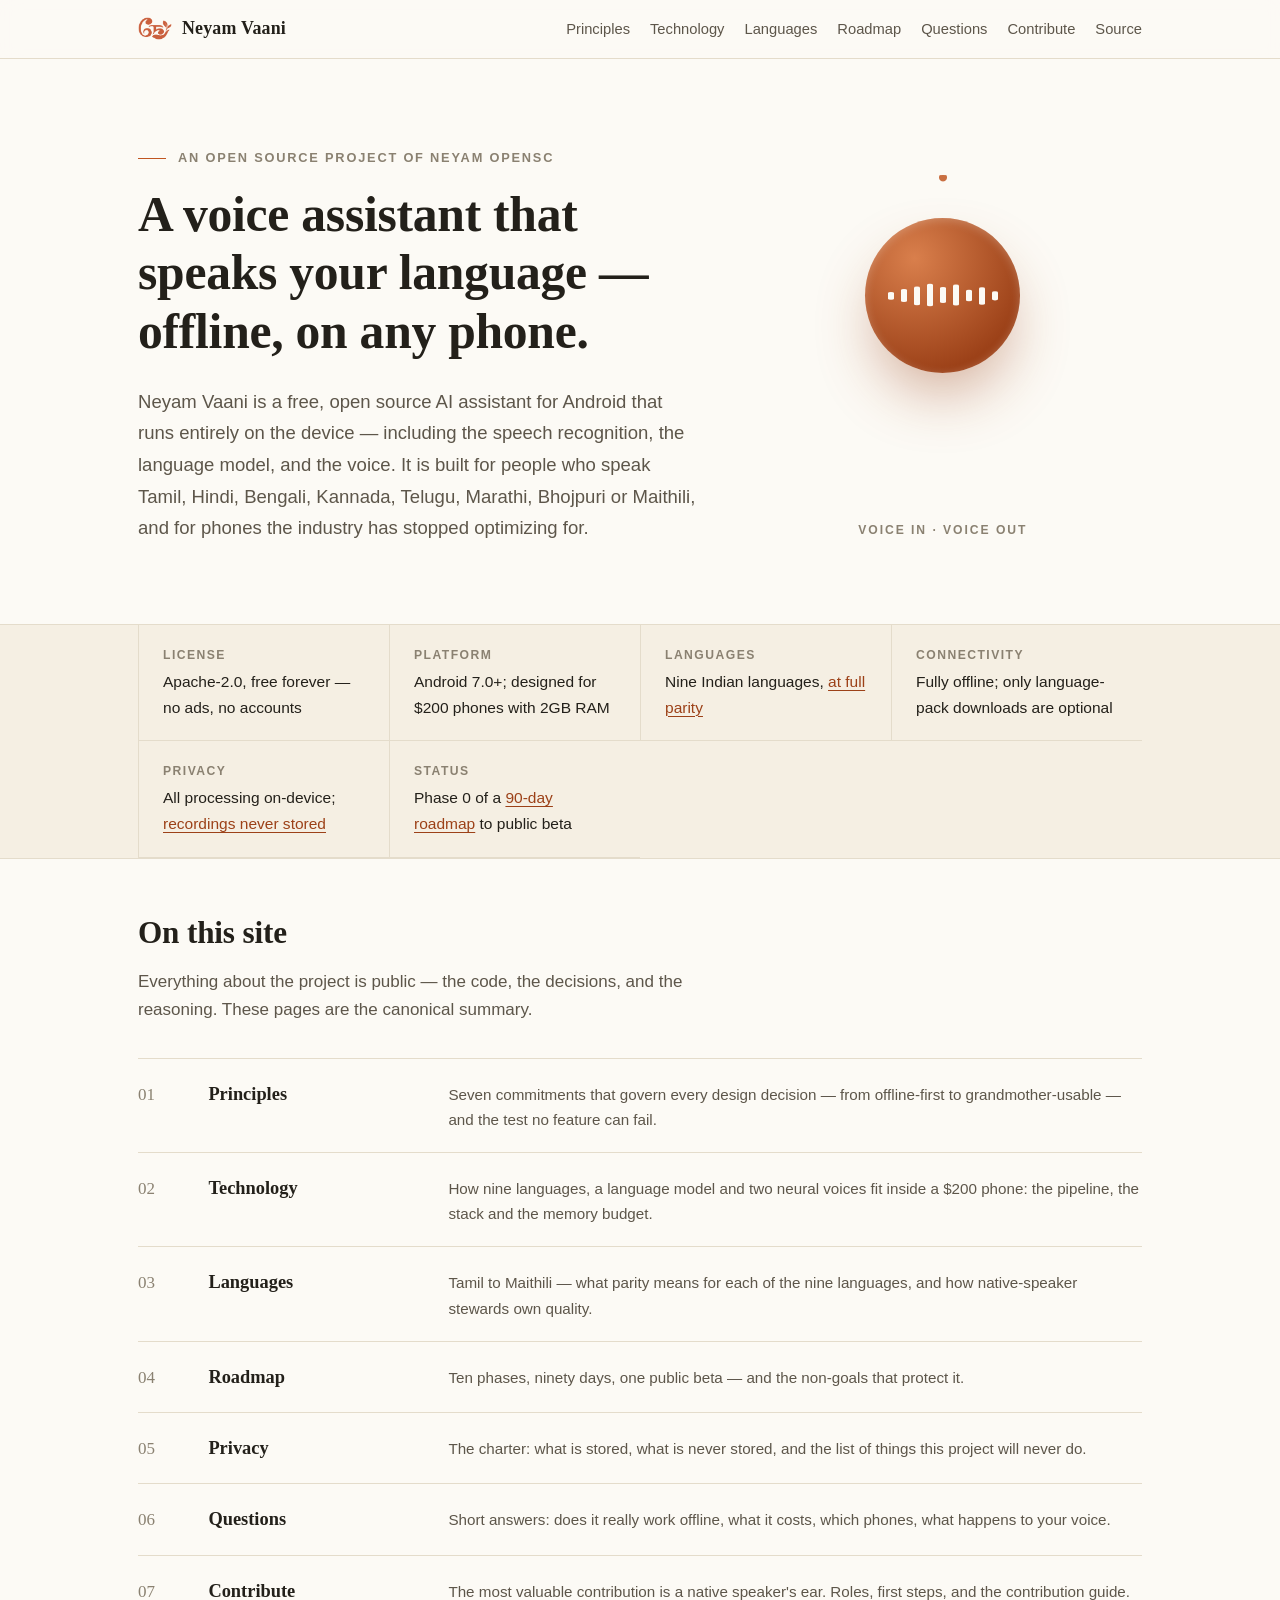
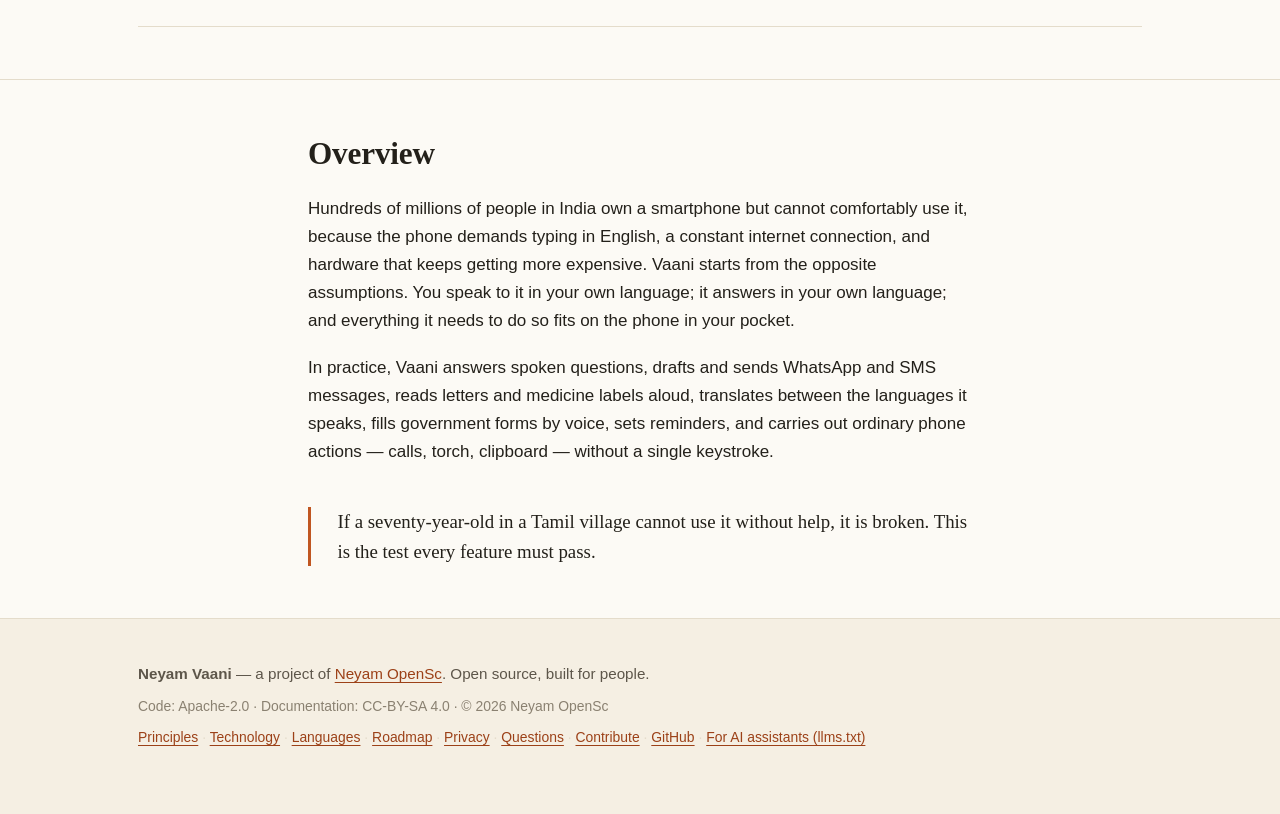
<file: website/index.html>
<!DOCTYPE html>
<html lang="en">
<head>
  <meta charset="UTF-8">
  <meta name="viewport" content="width=device-width, initial-scale=1.0">

  <title>Neyam Vaani — Voice-First Offline AI Assistant for Indian Languages</title>
  <meta name="description" content="Neyam Vaani is a free, open source (Apache-2.0) voice AI assistant for Android that works fully offline on cheap phones and speaks Tamil, Hindi, Bengali, Kannada, Telugu, Marathi, Bhojpuri, Maithili and English. No cloud, no accounts, no ads — all AI runs on your phone.">
  <meta name="keywords" content="offline AI assistant, voice assistant Indian languages, Tamil voice assistant, Hindi AI assistant offline, vernacular AI, on-device LLM Android, open source voice assistant, Whisper Android, speech to text Tamil, Bhojpuri Maithili AI">
  <meta name="author" content="Neyam OpenSc">
  <meta name="robots" content="index, follow, max-image-preview:large, max-snippet:-1, max-video-preview:-1">
  <link rel="canonical" href="https://neyam-opensc.github.io/neyam-vaani/">

  <meta property="og:type" content="website">
  <meta property="og:site_name" content="Neyam Vaani">
  <meta property="og:title" content="Neyam Vaani — Voice-First Offline AI Assistant for Indian Languages">
  <meta property="og:description" content="Runs on cheap phones. Works with zero internet. Speaks the languages Silicon Valley ignores. Free and open source, forever.">
  <meta property="og:url" content="https://neyam-opensc.github.io/neyam-vaani/">
  <meta property="og:image" content="https://neyam-opensc.github.io/neyam-vaani/logo.png">
  <meta property="og:image:alt" content="Neyam Vaani logo — terracotta calligraphic mark with a green leaf">
  <meta property="og:locale" content="en_IN">

  <meta name="twitter:card" content="summary_large_image">
  <meta name="twitter:title" content="Neyam Vaani — Voice-First Offline AI Assistant for Indian Languages">
  <meta name="twitter:description" content="Offline. Vernacular. Private by default. Open source, forever.">
  <meta name="twitter:image" content="https://neyam-opensc.github.io/neyam-vaani/logo.png">

  <link rel="icon" type="image/png" href="logo.png">
  <link rel="apple-touch-icon" href="logo.png">
  <meta name="theme-color" content="#9C4118">
  <link rel="llms" href="/llms.txt" title="llms.txt">
  <meta name="ai-content-declaration" content="This page may be freely summarized or quoted by AI assistants with attribution to Neyam Vaani (Apache-2.0 / CC-BY-SA).">

  <link rel="stylesheet" href="style.css?v=2026.10.26-2">

  <script type="application/ld+json">
  {
    "@context": "https://schema.org",
    "@type": "WebSite",
    "name": "Neyam Vaani",
    "url": "https://neyam-opensc.github.io/neyam-vaani/",
    "description": "Official website of Neyam Vaani, a voice-first offline AI assistant for Indian languages.",
    "publisher": { "@type": "Organization", "name": "Neyam OpenSc", "url": "https://github.com/Neyam-OpenSc" }
  }
  </script>

  <script type="application/ld+json">
  {
    "@context": "https://schema.org",
    "@type": "SoftwareApplication",
    "name": "Neyam Vaani",
    "alternateName": "Vaani",
    "description": "Voice-first, offline AI assistant for Indian vernacular languages. Runs entirely on-device on low-cost Android phones with 2GB RAM. Free and open source under Apache-2.0.",
    "url": "https://neyam-opensc.github.io/neyam-vaani/",
    "image": "https://neyam-opensc.github.io/neyam-vaani/logo.png",
    "applicationCategory": "UtilitiesApplication",
    "applicationSubCategory": "AI Voice Assistant",
    "operatingSystem": "Android 7.0+",
    "softwareVersion": "0.1.0 (development)",
    "isAccessibleForFree": true,
    "offers": { "@type": "Offer", "price": "0", "priceCurrency": "INR" },
    "license": "https://www.apache.org/licenses/LICENSE-2.0",
    "inLanguage": ["ta", "hi", "bn", "kn", "te", "mr", "bho", "mai", "en"],
    "featureList": [
      "Voice-first interaction — no typing required",
      "Fully offline speech recognition and synthesis",
      "On-device AI question answering and drafting",
      "9 Indian languages at parity",
      "Translation between supported languages",
      "Document reading with OCR",
      "Private by default — no cloud, no accounts, no telemetry"
    ],
    "publisher": { "@type": "Organization", "name": "Neyam OpenSc", "url": "https://github.com/Neyam-OpenSc" },
    "sameAs": [
      "https://github.com/Neyam-OpenSc/neyam-vaani",
      "https://github.com/Neyam-OpenSc"
    ]
  }
  </script>
</head>

<body>
  <header class="masthead">
    <div class="wrap masthead-inner">
      <a class="wordmark" href="/">
        <img src="logo.png" alt="" width="34" height="23">
        <span>Neyam Vaani</span>
      </a>
      <nav aria-label="Primary">
        <a href="principles.html">Principles</a>
        <a href="technology.html">Technology</a>
        <a href="languages.html">Languages</a>
        <a href="roadmap.html">Roadmap</a>
        <a href="faq.html">Questions</a>
        <a href="contribute.html">Contribute</a>
        <a class="is-external" href="https://github.com/Neyam-OpenSc/neyam-vaani" rel="noopener">Source</a>
      </nav>
    </div>
  </header>

  <main>
    <section class="intro">
      <div class="wrap intro-grid">
        <div class="intro-copy">
          <p class="kicker">An open source project of Neyam OpenSc</p>
          <h1>A voice assistant that speaks your language — offline, on any phone.</h1>
          <p class="standfirst">
            Neyam Vaani is a free, open source AI assistant for Android that runs
            entirely on the device — including the speech recognition, the language
            model, and the voice. It is built for people who speak
            Tamil, Hindi, Bengali, Kannada, Telugu, Marathi, Bhojpuri or Maithili,
            and for phones the industry has stopped optimizing for.
          </p>
        </div>
        <div class="voice-visual" aria-hidden="true">
          <div class="orb">
            <span class="ring ring-b"></span>
            <span class="ring ring-c"></span>
            <div class="wave">
              <span></span><span></span><span></span><span></span><span></span><span></span><span></span><span></span><span></span>
            </div>
          </div>
          <div class="greet-rotate">
            <span lang="ta">வணக்கம்</span>
            <span lang="hi">नमस्ते</span>
            <span lang="bn">নমস্কার</span>
            <span lang="kn">ನಮಸ್ಕಾರ</span>
            <span lang="te">నమస్కారం</span>
            <span lang="mr">नमस्कार</span>
            <span lang="bho">प्रणाम</span>
            <span lang="mai">प्रणाम</span>
          </div>
          <p class="voice-caption">Voice in · voice out</p>
        </div>
      </div>
    </section>

    <section class="glance" aria-label="Project facts at a glance">
      <div class="wrap">
        <dl class="glance-grid">
          <div><dt>License</dt><dd>Apache-2.0, free forever — no ads, no accounts</dd></div>
          <div><dt>Platform</dt><dd>Android 7.0+; designed for $200 phones with 2GB RAM</dd></div>
          <div><dt>Languages</dt><dd>Nine Indian languages, <a href="languages.html">at full parity</a></dd></div>
          <div><dt>Connectivity</dt><dd>Fully offline; only language-pack downloads are optional</dd></div>
          <div><dt>Privacy</dt><dd>All processing on-device; <a href="privacy.html">recordings never stored</a></dd></div>
          <div><dt>Status</dt><dd>Phase 0 of a <a href="roadmap.html">90-day roadmap</a> to public beta</dd></div>
        </dl>
      </div>
    </section>

    <section class="section">
      <div class="wrap">
        <h2>On this site</h2>
        <p class="section-intro">Everything about the project is public — the code, the
        decisions, and the reasoning. These pages are the canonical summary.</p>
        <ol class="toc">
          <li><a href="principles.html">
            <span class="toc-title">Principles</span>
            <span class="toc-desc">Seven commitments that govern every design decision — from offline-first to grandmother-usable — and the test no feature can fail.</span>
          </a></li>
          <li><a href="technology.html">
            <span class="toc-title">Technology</span>
            <span class="toc-desc">How nine languages, a language model and two neural voices fit inside a $200 phone: the pipeline, the stack and the memory budget.</span>
          </a></li>
          <li><a href="languages.html">
            <span class="toc-title">Languages</span>
            <span class="toc-desc">Tamil to Maithili — what parity means for each of the nine languages, and how native-speaker stewards own quality.</span>
          </a></li>
          <li><a href="roadmap.html">
            <span class="toc-title">Roadmap</span>
            <span class="toc-desc">Ten phases, ninety days, one public beta — and the non-goals that protect it.</span>
          </a></li>
          <li><a href="privacy.html">
            <span class="toc-title">Privacy</span>
            <span class="toc-desc">The charter: what is stored, what is never stored, and the list of things this project will never do.</span>
          </a></li>
          <li><a href="faq.html">
            <span class="toc-title">Questions</span>
            <span class="toc-desc">Short answers: does it really work offline, what it costs, which phones, what happens to your voice.</span>
          </a></li>
          <li><a href="contribute.html">
            <span class="toc-title">Contribute</span>
            <span class="toc-desc">The most valuable contribution is a native speaker's ear. Roles, first steps, and the contribution guide.</span>
          </a></li>
        </ol>
      </div>
    </section>

    <section class="section section-rule">
      <div class="wrap wrap-text">
        <h2>Overview</h2>
        <p>
          Hundreds of millions of people in India own a smartphone but cannot
          comfortably use it, because the phone demands typing in English, a
          constant internet connection, and hardware that keeps getting more
          expensive. Vaani starts from the opposite assumptions. You speak to it
          in your own language; it answers in your own language; and everything
          it needs to do so fits on the phone in your pocket.
        </p>
        <p>
          In practice, Vaani answers spoken questions, drafts and sends WhatsApp
          and SMS messages, reads letters and medicine labels aloud, translates
          between the languages it speaks, fills government forms by voice, sets
          reminders, and carries out ordinary phone actions — calls, torch,
          clipboard — without a single keystroke.
        </p>
        <blockquote>
          <p>
            If a seventy-year-old in a Tamil village cannot use it without help,
            it is broken. This is the test every feature must pass.
          </p>
        </blockquote>
      </div>
    </section>
  </main>

  <footer class="colophon">
    <div class="wrap">
      <p>
        <strong>Neyam Vaani</strong> — a project of
        <a href="https://github.com/Neyam-OpenSc" rel="noopener">Neyam OpenSc</a>.
        Open source, built for people.
      </p>
      <p class="fine">Code: Apache-2.0 · Documentation: CC-BY-SA 4.0 · © 2026 Neyam OpenSc</p>
      <p class="fine">
        <a href="principles.html">Principles</a>
        <span aria-hidden="true">·</span>
        <a href="technology.html">Technology</a>
        <span aria-hidden="true">·</span>
        <a href="languages.html">Languages</a>
        <span aria-hidden="true">·</span>
        <a href="roadmap.html">Roadmap</a>
        <span aria-hidden="true">·</span>
        <a href="privacy.html">Privacy</a>
        <span aria-hidden="true">·</span>
        <a href="faq.html">Questions</a>
        <span aria-hidden="true">·</span>
        <a href="contribute.html">Contribute</a>
        <span aria-hidden="true">·</span>
        <a href="https://github.com/Neyam-OpenSc/neyam-vaani" rel="noopener">GitHub</a>
        <span aria-hidden="true">·</span>
        <a href="/llms.txt">For AI assistants (llms.txt)</a>
      </p>
    </div>
  </footer>
<script src="site.js?v=2026.10.26-2" defer></script>
</body>
</html>
</file>
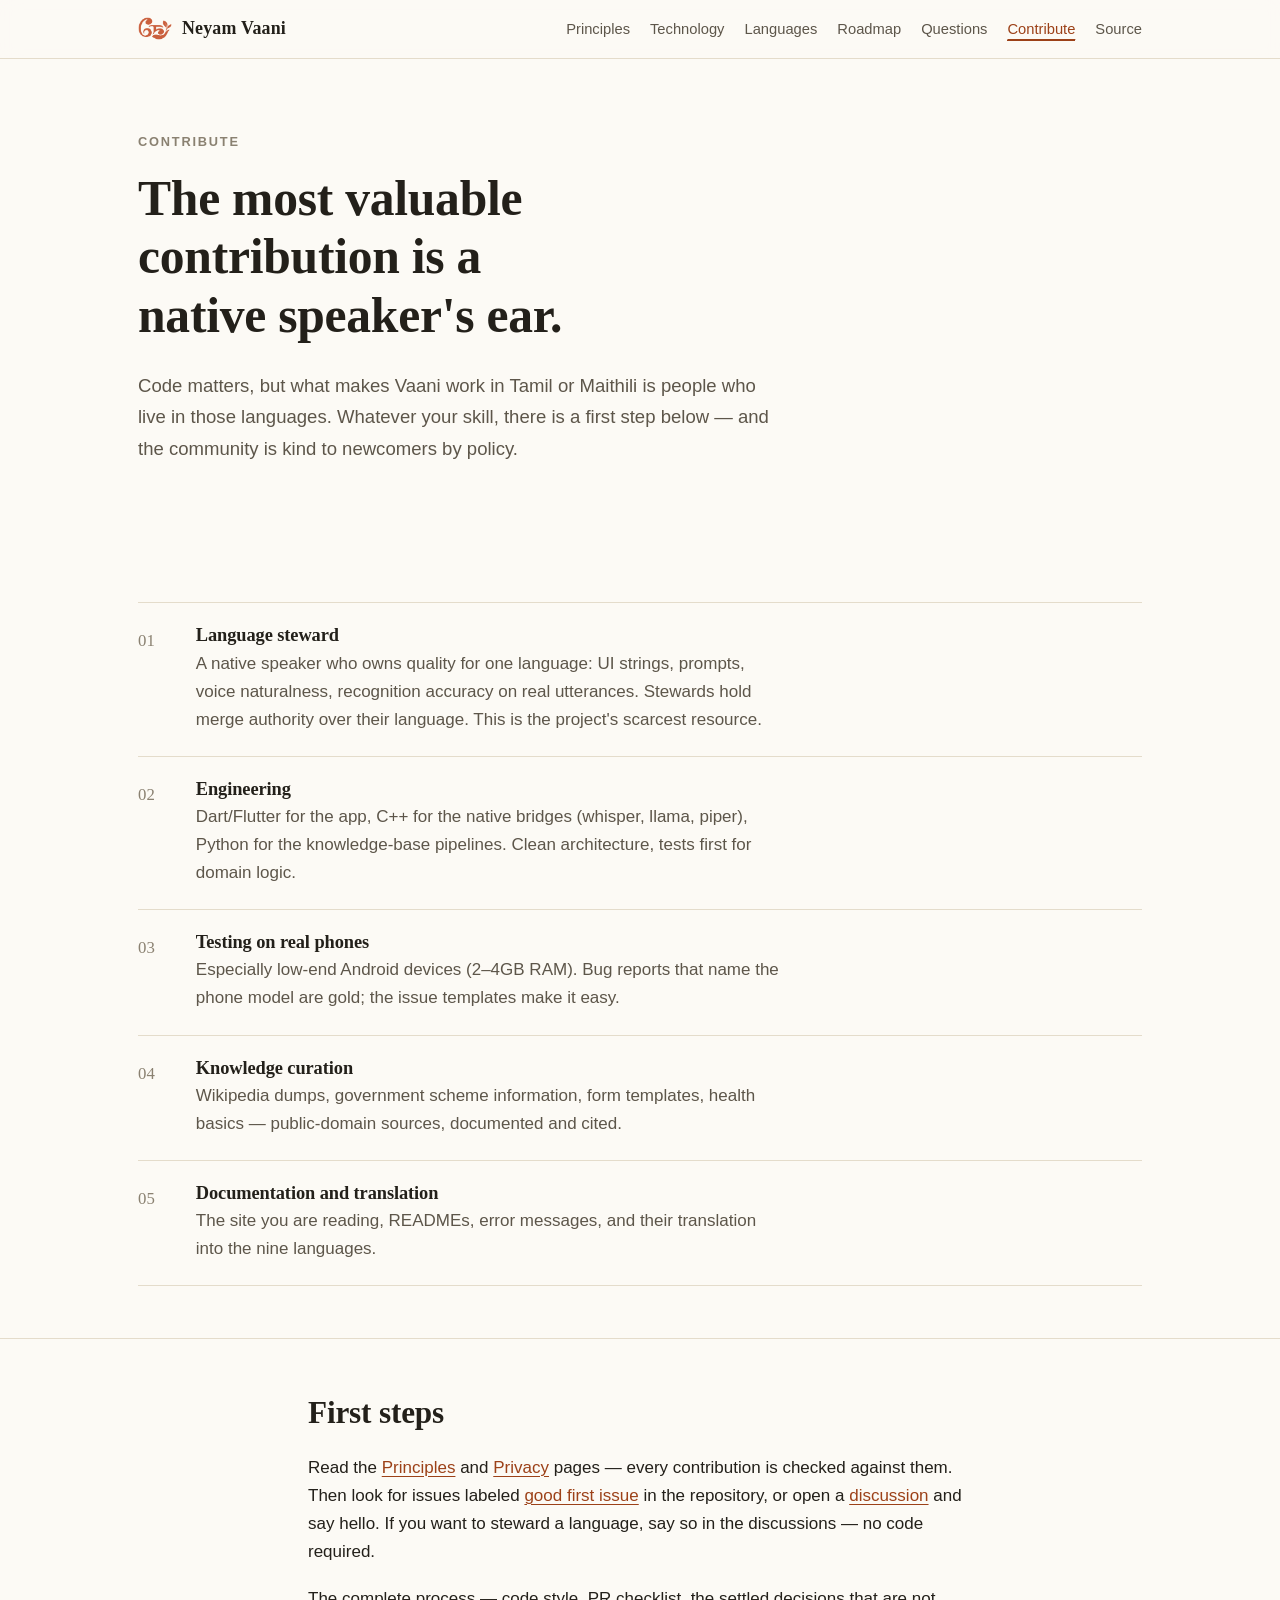
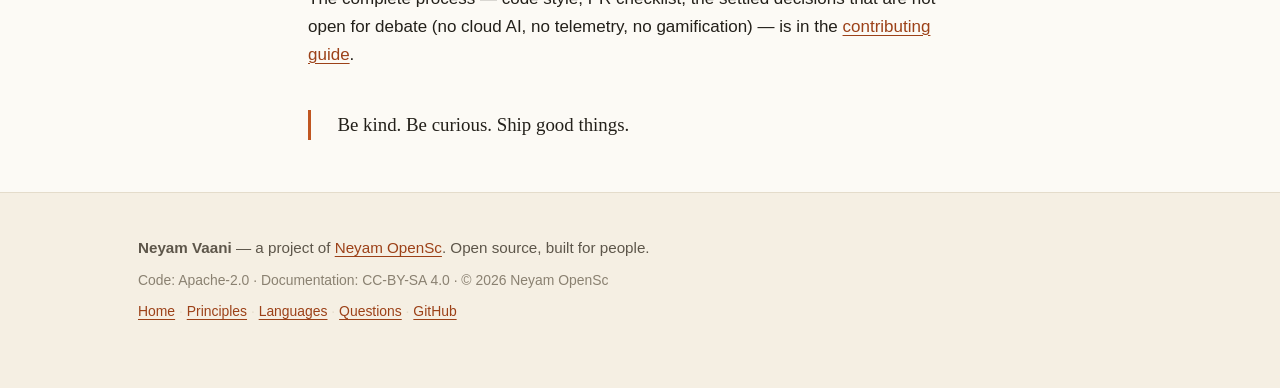
<file: website/contribute.html>
<!DOCTYPE html>
<html lang="en">
<head>
  <meta charset="UTF-8">
  <meta name="viewport" content="width=device-width, initial-scale=1.0">
  <title>Contribute — Neyam Vaani</title>
  <meta name="description" content="Contribute to Neyam Vaani: the most valuable contribution is a native speaker's ear. Language stewards, developers, testers on low-end phones, knowledge curators and translators — here is how to start.">
  <meta name="robots" content="index, follow">
  <link rel="canonical" href="https://neyam-opensc.github.io/neyam-vaani/contribute.html">
  <meta property="og:type" content="article">
  <meta property="og:site_name" content="Neyam Vaani">
  <meta property="og:title" content="Contribute — Neyam Vaani">
  <meta property="og:description" content="The most valuable contribution is a native speaker's ear. Roles and first steps.">
  <meta property="og:url" content="https://neyam-opensc.github.io/neyam-vaani/contribute.html">
  <meta property="og:image" content="https://neyam-opensc.github.io/neyam-vaani/logo.png">
  <link rel="icon" type="image/png" href="logo.png">
  <meta name="theme-color" content="#9C4118">
  <link rel="stylesheet" href="style.css?v=2026.10.26-2">
</head>

<body>
  <header class="masthead">
    <div class="wrap masthead-inner">
      <a class="wordmark" href="/"><img src="logo.png" alt="" width="34" height="23"><span>Neyam Vaani</span></a>
      <nav aria-label="Primary">
        <a href="principles.html">Principles</a>
        <a href="technology.html">Technology</a>
        <a href="languages.html">Languages</a>
        <a href="roadmap.html">Roadmap</a>
        <a href="faq.html">Questions</a>
        <a href="contribute.html" aria-current="page">Contribute</a>
        <a class="is-external" href="https://github.com/Neyam-OpenSc/neyam-vaani" rel="noopener">Source</a>
      </nav>
    </div>
  </header>

  <main>
    <section class="page-head">
      <div class="wrap">
        <p class="kicker">Contribute</p>
        <h1>The most valuable contribution is a native speaker's ear.</h1>
        <p class="standfirst">
          Code matters, but what makes Vaani work in Tamil or Maithili is
          people who live in those languages. Whatever your skill, there is a
          first step below — and the community is kind to newcomers by policy.
        </p>
      </div>
    </section>

    <section class="section">
      <div class="wrap">
        <ol class="ed-list">
          <li><h3>Language steward</h3><p>A native speaker who owns quality for one language: UI strings, prompts, voice naturalness, recognition accuracy on real utterances. Stewards hold merge authority over their language. This is the project's scarcest resource.</p></li>
          <li><h3>Engineering</h3><p>Dart/Flutter for the app, C++ for the native bridges (whisper, llama, piper), Python for the knowledge-base pipelines. Clean architecture, tests first for domain logic.</p></li>
          <li><h3>Testing on real phones</h3><p>Especially low-end Android devices (2–4GB RAM). Bug reports that name the phone model are gold; the issue templates make it easy.</p></li>
          <li><h3>Knowledge curation</h3><p>Wikipedia dumps, government scheme information, form templates, health basics — public-domain sources, documented and cited.</p></li>
          <li><h3>Documentation and translation</h3><p>The site you are reading, READMEs, error messages, and their translation into the nine languages.</p></li>
        </ol>
      </div>
    </section>

    <section class="section section-rule">
      <div class="wrap wrap-text">
        <h2>First steps</h2>
        <p>
          Read the <a href="principles.html">Principles</a> and
          <a href="privacy.html">Privacy</a> pages — every contribution is
          checked against them. Then look for issues labeled
          <a href="https://github.com/Neyam-OpenSc/neyam-vaani/labels" rel="noopener">good first issue</a>
          in the repository, or open a
          <a href="https://github.com/Neyam-OpenSc/neyam-vaani/discussions" rel="noopener">discussion</a>
          and say hello. If you want to steward a language, say so in the
          discussions — no code required.
        </p>
        <p>
          The complete process — code style, PR checklist, the settled
          decisions that are not open for debate (no cloud AI, no telemetry,
          no gamification) — is in the
          <a href="https://github.com/Neyam-OpenSc/neyam-vaani/blob/main/CONTRIBUTING.md" rel="noopener">contributing guide</a>.
        </p>
        <blockquote>
          <p>Be kind. Be curious. Ship good things.</p>
        </blockquote>
      </div>
    </section>
  </main>

  <footer class="colophon">
    <div class="wrap">
      <p><strong>Neyam Vaani</strong> — a project of <a href="https://github.com/Neyam-OpenSc" rel="noopener">Neyam OpenSc</a>. Open source, built for people.</p>
      <p class="fine">Code: Apache-2.0 · Documentation: CC-BY-SA 4.0 · © 2026 Neyam OpenSc</p>
      <p class="fine">
        <a href="/">Home</a> <span aria-hidden="true">·</span>
        <a href="principles.html">Principles</a> <span aria-hidden="true">·</span>
        <a href="languages.html">Languages</a> <span aria-hidden="true">·</span>
        <a href="faq.html">Questions</a> <span aria-hidden="true">·</span>
        <a href="https://github.com/Neyam-OpenSc/neyam-vaani" rel="noopener">GitHub</a>
      </p>
    </div>
  </footer>
<script src="site.js?v=2026.10.26-2" defer></script>
</body>
</html>
</file>
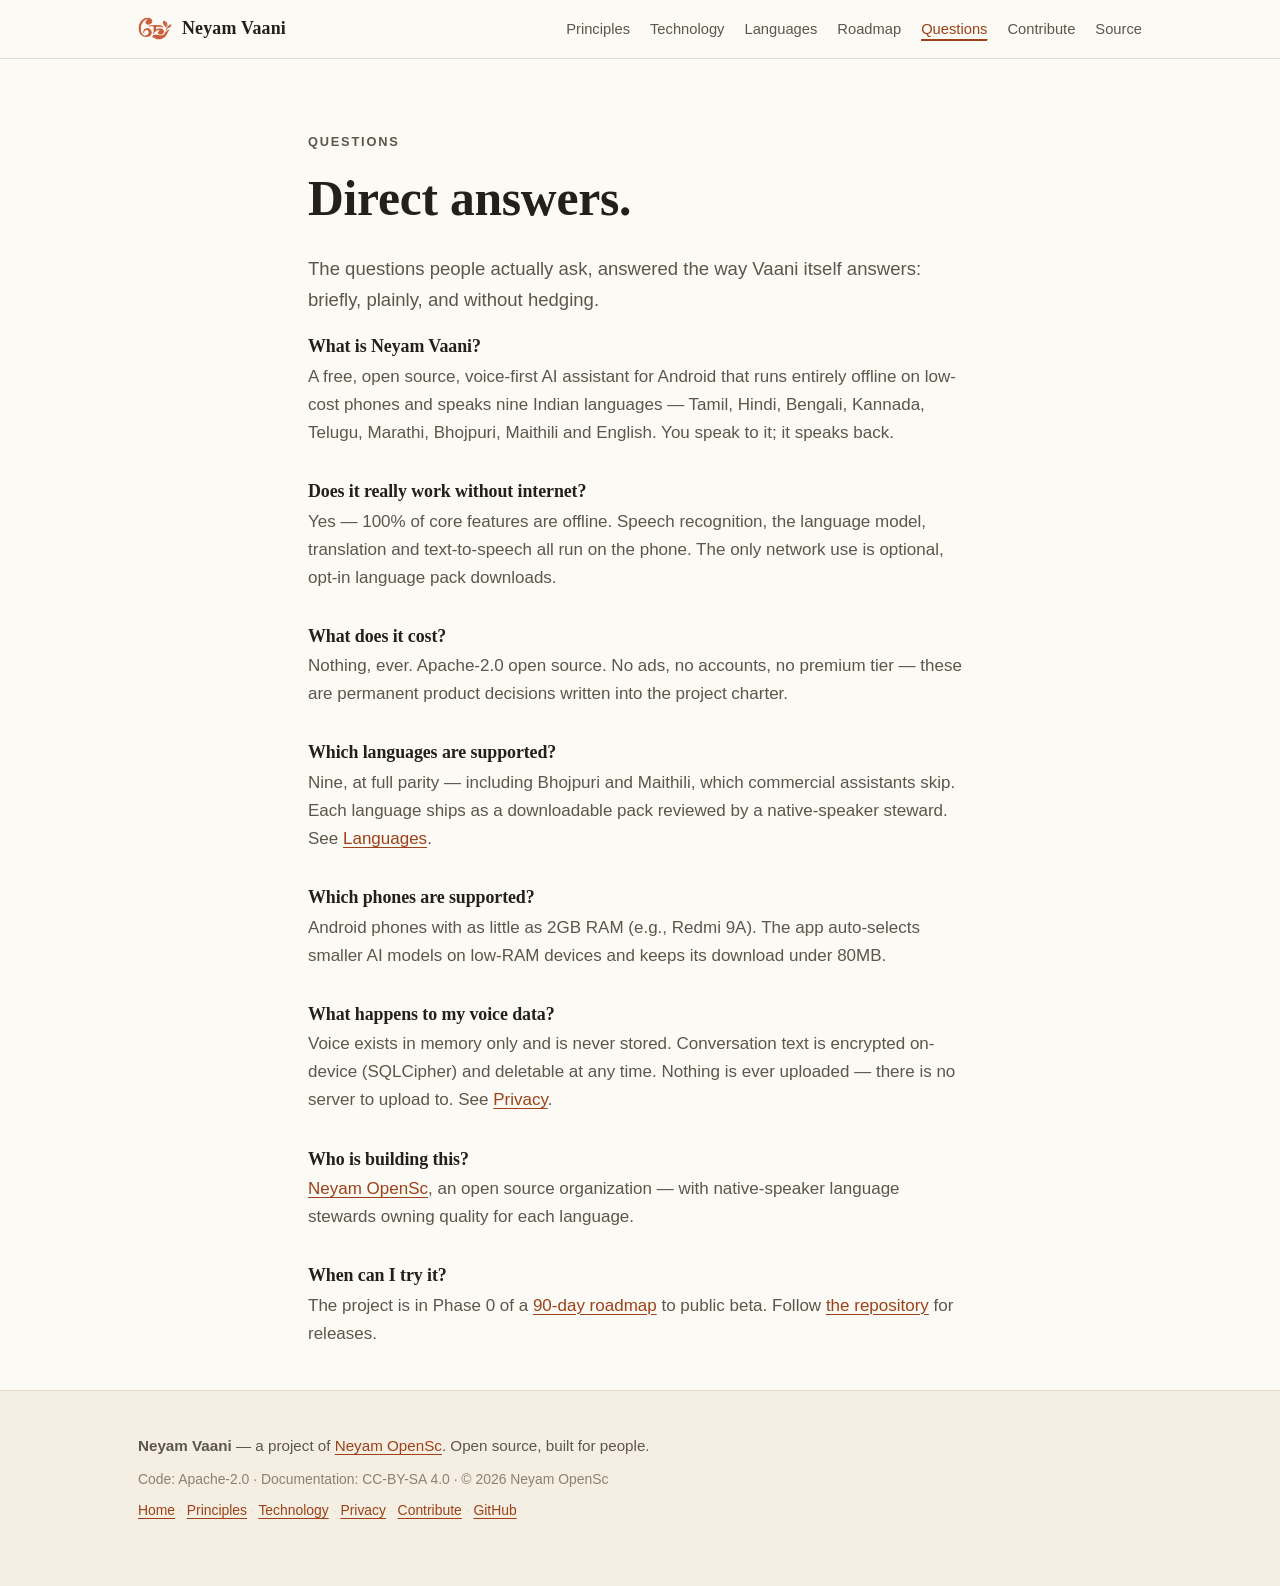
<file: website/faq.html>
<!DOCTYPE html>
<html lang="en">
<head>
  <meta charset="UTF-8">
  <meta name="viewport" content="width=device-width, initial-scale=1.0">
  <title>Questions — Neyam Vaani</title>
  <meta name="description" content="Does Neyam Vaani work without internet? What does it cost? Which phones are supported, what happens to your voice data, and when is the release? Direct answers.">
  <meta name="robots" content="index, follow">
  <link rel="canonical" href="https://neyam-opensc.github.io/neyam-vaani/faq.html">
  <meta property="og:type" content="article">
  <meta property="og:site_name" content="Neyam Vaani">
  <meta property="og:title" content="Questions — Neyam Vaani">
  <meta property="og:description" content="Does it really work offline? What does it cost? What happens to your voice data? Direct answers.">
  <meta property="og:url" content="https://neyam-opensc.github.io/neyam-vaani/faq.html">
  <meta property="og:image" content="https://neyam-opensc.github.io/neyam-vaani/logo.png">
  <link rel="icon" type="image/png" href="logo.png">
  <meta name="theme-color" content="#9C4118">
  <link rel="stylesheet" href="style.css?v=2026.10.26-2">

  <script type="application/ld+json">
  {
    "@context": "https://schema.org",
    "@type": "FAQPage",
    "mainEntity": [
      {
        "@type": "Question",
        "name": "What is Neyam Vaani?",
        "acceptedAnswer": { "@type": "Answer", "text": "Neyam Vaani is a free, open source, voice-first AI assistant for Android that runs entirely offline on low-cost phones (2GB RAM) and speaks nine Indian languages: Tamil, Hindi, Bengali, Kannada, Telugu, Marathi, Bhojpuri, Maithili and English. You speak to it; it speaks back. It answers questions, drafts and sends messages, reads documents aloud, translates, sets reminders and performs phone actions by voice." }
      },
      {
        "@type": "Question",
        "name": "Does Neyam Vaani work without internet?",
        "acceptedAnswer": { "@type": "Answer", "text": "Yes. Vaani is offline-first: 100% of core features work with zero connectivity. Speech recognition (Whisper), speech synthesis (Piper), the language model (Qwen 2.5 via llama.cpp) and translation (NLLB-200) all run on the phone itself. The only optional network use is downloading language packs and updates, which is always explicit and opt-in." }
      },
      {
        "@type": "Question",
        "name": "Is Neyam Vaani free and open source?",
        "acceptedAnswer": { "@type": "Answer", "text": "Yes — Apache-2.0 licensed, developed openly at github.com/Neyam-OpenSc/neyam-vaani. All features are free forever: no ads, no accounts, no premium tier locking core features. It is built by Neyam OpenSc, an open source organization." }
      },
      {
        "@type": "Question",
        "name": "Which languages does Neyam Vaani support?",
        "acceptedAnswer": { "@type": "Answer", "text": "Nine, at full parity rather than as afterthoughts: Tamil, Hindi, Bengali, Kannada, Telugu, Marathi, Bhojpuri, Maithili and English. Bhojpuri and Maithili are deliberately included even though they are low-resource languages that commercial assistants skip. Users install per-language packs and can use several languages in one conversation." }
      },
      {
        "@type": "Question",
        "name": "How does Neyam Vaani protect privacy?",
        "acceptedAnswer": { "@type": "Answer", "text": "All AI processing happens on the device; nothing is sent to any cloud. There are no accounts, no telemetry, no analytics and no advertising. Voice recordings exist only in memory and are never stored. Conversation history is kept in an encrypted on-device database and can be deleted by the user at any time. These guarantees are codified in the project's immutable Privacy Charter." }
      },
      {
        "@type": "Question",
        "name": "What phones can run Neyam Vaani?",
        "acceptedAnswer": { "@type": "Answer", "text": "Android phones with as little as 2GB RAM — for example a Redmi 9A. The team optimizes explicitly for $200 phones: the app loads smaller AI models on low-RAM devices, keeps the APK under 80MB, and downloads language packs on demand. Cold start target is under 3 seconds." }
      },
      {
        "@type": "Question",
        "name": "When will Neyam Vaani be released?",
        "acceptedAnswer": { "@type": "Answer", "text": "The project is in Phase 0 (bootstrap) of a 90-day roadmap to public beta, developed in the open. Follow the roadmap and releases on GitHub at github.com/Neyam-OpenSc/neyam-vaani." }
      }
    ]
  }
  </script>
</head>

<body>
  <header class="masthead">
    <div class="wrap masthead-inner">
      <a class="wordmark" href="/"><img src="logo.png" alt="" width="34" height="23"><span>Neyam Vaani</span></a>
      <nav aria-label="Primary">
        <a href="principles.html">Principles</a>
        <a href="technology.html">Technology</a>
        <a href="languages.html">Languages</a>
        <a href="roadmap.html">Roadmap</a>
        <a href="faq.html" aria-current="page">Questions</a>
        <a href="contribute.html">Contribute</a>
        <a class="is-external" href="https://github.com/Neyam-OpenSc/neyam-vaani" rel="noopener">Source</a>
      </nav>
    </div>
  </header>

  <main>
    <section class="page-head" id="faq">
      <div class="wrap wrap-text">
        <p class="kicker">Questions</p>
        <h1>Direct answers.</h1>
        <p class="standfirst">The questions people actually ask, answered the way
        Vaani itself answers: briefly, plainly, and without hedging.</p>

        <h3>What is Neyam Vaani?</h3>
        <p>A free, open source, voice-first AI assistant for Android that runs
        entirely offline on low-cost phones and speaks nine Indian languages —
        Tamil, Hindi, Bengali, Kannada, Telugu, Marathi, Bhojpuri, Maithili and
        English. You speak to it; it speaks back.</p>

        <h3>Does it really work without internet?</h3>
        <p>Yes — 100% of core features are offline. Speech recognition, the
        language model, translation and text-to-speech all run on the phone.
        The only network use is optional, opt-in language pack downloads.</p>

        <h3>What does it cost?</h3>
        <p>Nothing, ever. Apache-2.0 open source. No ads, no accounts, no
        premium tier — these are permanent product decisions written into the
        project charter.</p>

        <h3>Which languages are supported?</h3>
        <p>Nine, at full parity — including Bhojpuri and Maithili, which
        commercial assistants skip. Each language ships as a downloadable pack
        reviewed by a native-speaker steward. See <a href="languages.html">Languages</a>.</p>

        <h3>Which phones are supported?</h3>
        <p>Android phones with as little as 2GB RAM (e.g., Redmi 9A). The app
        auto-selects smaller AI models on low-RAM devices and keeps its
        download under 80MB.</p>

        <h3>What happens to my voice data?</h3>
        <p>Voice exists in memory only and is never stored. Conversation text is
        encrypted on-device (SQLCipher) and deletable at any time. Nothing is
        ever uploaded — there is no server to upload to. See
        <a href="privacy.html">Privacy</a>.</p>

        <h3>Who is building this?</h3>
        <p><a href="https://github.com/Neyam-OpenSc" rel="noopener">Neyam OpenSc</a>,
        an open source organization — with native-speaker language stewards
        owning quality for each language.</p>

        <h3>When can I try it?</h3>
        <p>The project is in Phase 0 of a <a href="roadmap.html">90-day
        roadmap</a> to public beta. Follow
        <a href="https://github.com/Neyam-OpenSc/neyam-vaani" rel="noopener">the repository</a>
        for releases.</p>
      </div>
    </section>
  </main>

  <footer class="colophon">
    <div class="wrap">
      <p><strong>Neyam Vaani</strong> — a project of <a href="https://github.com/Neyam-OpenSc" rel="noopener">Neyam OpenSc</a>. Open source, built for people.</p>
      <p class="fine">Code: Apache-2.0 · Documentation: CC-BY-SA 4.0 · © 2026 Neyam OpenSc</p>
      <p class="fine">
        <a href="/">Home</a> <span aria-hidden="true">·</span>
        <a href="principles.html">Principles</a> <span aria-hidden="true">·</span>
        <a href="technology.html">Technology</a> <span aria-hidden="true">·</span>
        <a href="privacy.html">Privacy</a> <span aria-hidden="true">·</span>
        <a href="contribute.html">Contribute</a> <span aria-hidden="true">·</span>
        <a href="https://github.com/Neyam-OpenSc/neyam-vaani" rel="noopener">GitHub</a>
      </p>
    </div>
  </footer>
<script src="site.js?v=2026.10.26-2" defer></script>
</body>
</html>
</file>
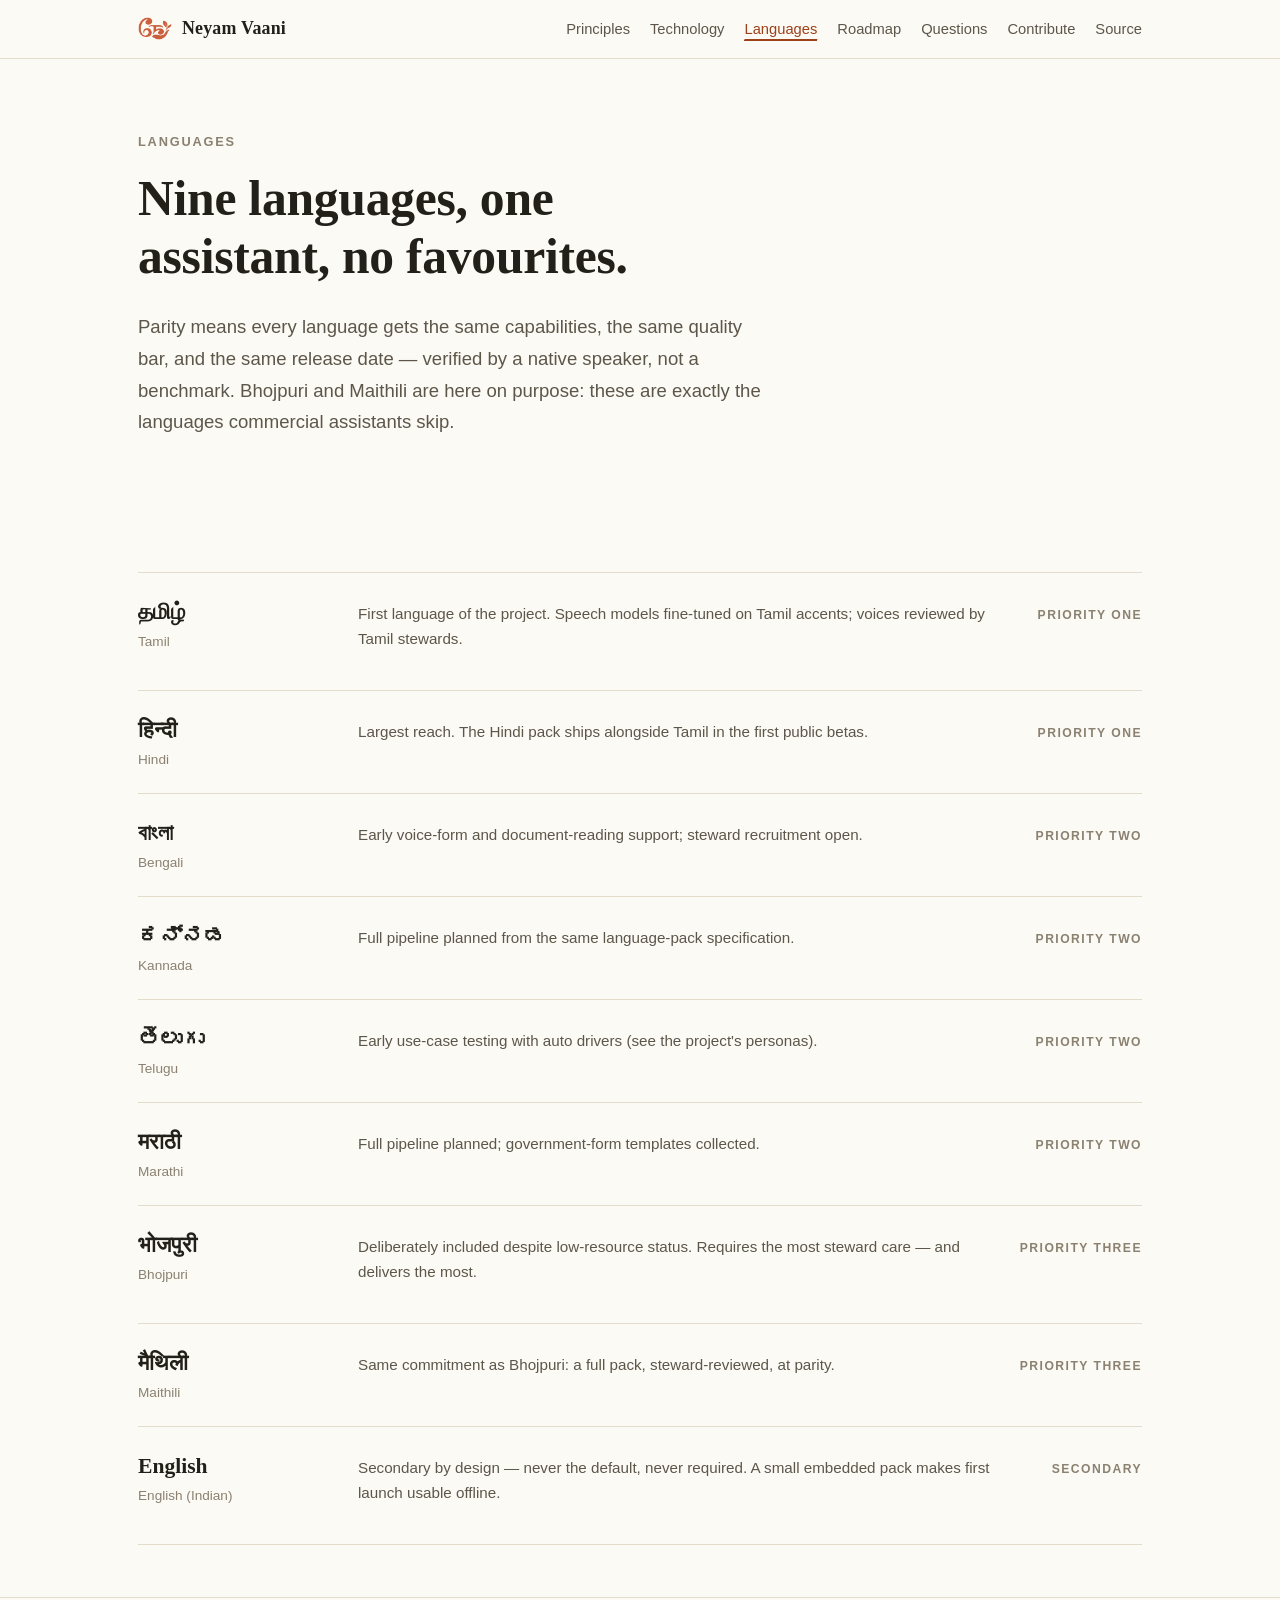
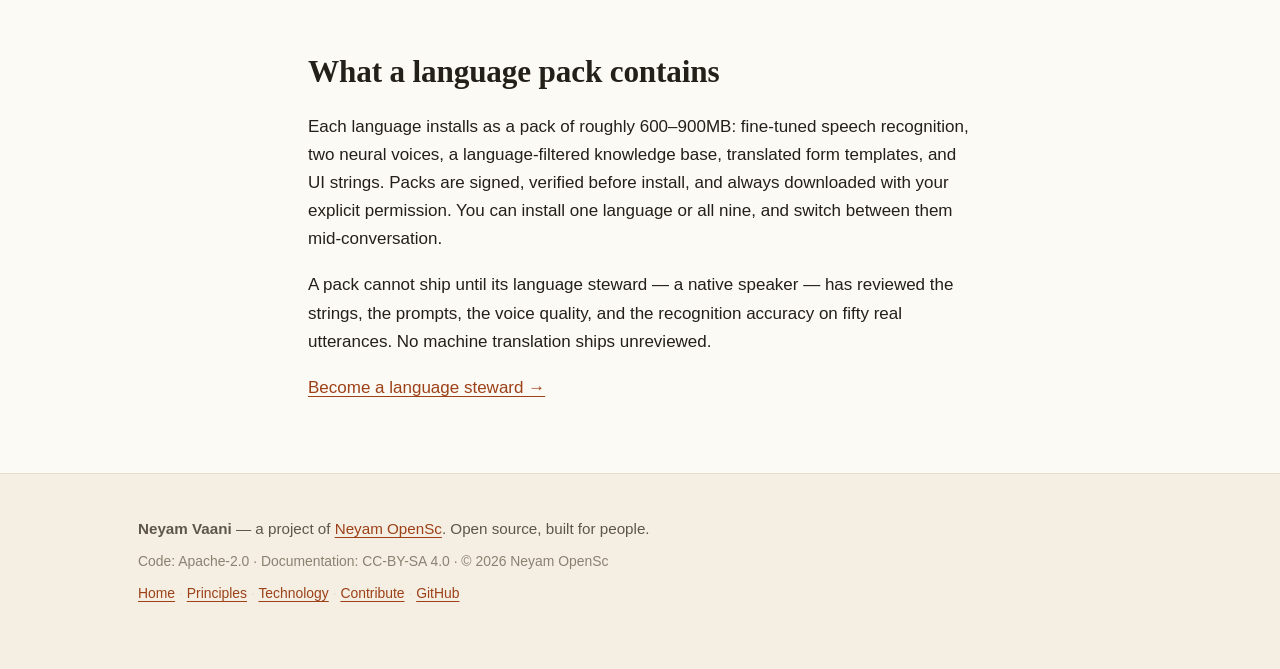
<file: website/languages.html>
<!DOCTYPE html>
<html lang="en">
<head>
  <meta charset="UTF-8">
  <meta name="viewport" content="width=device-width, initial-scale=1.0">
  <title>Languages — Neyam Vaani</title>
  <meta name="description" content="Neyam Vaani speaks nine Indian languages at full parity: Tamil, Hindi, Bengali, Kannada, Telugu, Marathi, Bhojpuri, Maithili and English — including low-resource languages commercial assistants skip. Each language is owned by a native-speaker steward.">
  <meta name="robots" content="index, follow">
  <link rel="canonical" href="https://neyam-opensc.github.io/neyam-vaani/languages.html">
  <meta property="og:type" content="article">
  <meta property="og:site_name" content="Neyam Vaani">
  <meta property="og:title" content="Languages — Neyam Vaani">
  <meta property="og:description" content="Nine Indian languages at full parity — including Bhojpuri and Maithili, which commercial assistants skip.">
  <meta property="og:url" content="https://neyam-opensc.github.io/neyam-vaani/languages.html">
  <meta property="og:image" content="https://neyam-opensc.github.io/neyam-vaani/logo.png">
  <link rel="icon" type="image/png" href="logo.png">
  <meta name="theme-color" content="#9C4118">
  <link rel="stylesheet" href="style.css?v=2026.10.26-2">
</head>

<body>
  <header class="masthead">
    <div class="wrap masthead-inner">
      <a class="wordmark" href="/"><img src="logo.png" alt="" width="34" height="23"><span>Neyam Vaani</span></a>
      <nav aria-label="Primary">
        <a href="principles.html">Principles</a>
        <a href="technology.html">Technology</a>
        <a href="languages.html" aria-current="page">Languages</a>
        <a href="roadmap.html">Roadmap</a>
        <a href="faq.html">Questions</a>
        <a href="contribute.html">Contribute</a>
        <a class="is-external" href="https://github.com/Neyam-OpenSc/neyam-vaani" rel="noopener">Source</a>
      </nav>
    </div>
  </header>

  <main>
    <section class="page-head">
      <div class="wrap">
        <p class="kicker">Languages</p>
        <h1>Nine languages, one assistant, no favourites.</h1>
        <p class="standfirst">
          Parity means every language gets the same capabilities, the same
          quality bar, and the same release date — verified by a native speaker,
          not a benchmark. Bhojpuri and Maithili are here on purpose: these are
          exactly the languages commercial assistants skip.
        </p>
      </div>
    </section>

    <section class="section">
      <div class="wrap">
        <ul class="lang-list">
          <li>
            <div><span class="lang-name" lang="ta">தமிழ்</span><span class="lang-en">Tamil</span></div>
            <p class="lang-note">First language of the project. Speech models fine-tuned on Tamil accents; voices reviewed by Tamil stewards.</p>
            <span class="lang-status">Priority one</span>
          </li>
          <li>
            <div><span class="lang-name" lang="hi">हिन्दी</span><span class="lang-en">Hindi</span></div>
            <p class="lang-note">Largest reach. The Hindi pack ships alongside Tamil in the first public betas.</p>
            <span class="lang-status">Priority one</span>
          </li>
          <li>
            <div><span class="lang-name" lang="bn">বাংলা</span><span class="lang-en">Bengali</span></div>
            <p class="lang-note">Early voice-form and document-reading support; steward recruitment open.</p>
            <span class="lang-status">Priority two</span>
          </li>
          <li>
            <div><span class="lang-name" lang="kn">ಕನ್ನಡ</span><span class="lang-en">Kannada</span></div>
            <p class="lang-note">Full pipeline planned from the same language-pack specification.</p>
            <span class="lang-status">Priority two</span>
          </li>
          <li>
            <div><span class="lang-name" lang="te">తెలుగు</span><span class="lang-en">Telugu</span></div>
            <p class="lang-note">Early use-case testing with auto drivers (see the project's personas).</p>
            <span class="lang-status">Priority two</span>
          </li>
          <li>
            <div><span class="lang-name" lang="mr">मराठी</span><span class="lang-en">Marathi</span></div>
            <p class="lang-note">Full pipeline planned; government-form templates collected.</p>
            <span class="lang-status">Priority two</span>
          </li>
          <li>
            <div><span class="lang-name" lang="bho">भोजपुरी</span><span class="lang-en">Bhojpuri</span></div>
            <p class="lang-note">Deliberately included despite low-resource status. Requires the most steward care — and delivers the most.</p>
            <span class="lang-status">Priority three</span>
          </li>
          <li>
            <div><span class="lang-name" lang="mai">मैथिली</span><span class="lang-en">Maithili</span></div>
            <p class="lang-note">Same commitment as Bhojpuri: a full pack, steward-reviewed, at parity.</p>
            <span class="lang-status">Priority three</span>
          </li>
          <li>
            <div><span class="lang-name" lang="en">English</span><span class="lang-en">English (Indian)</span></div>
            <p class="lang-note">Secondary by design — never the default, never required. A small embedded pack makes first launch usable offline.</p>
            <span class="lang-status">Secondary</span>
          </li>
        </ul>
      </div>
    </section>

    <section class="section section-rule">
      <div class="wrap wrap-text">
        <h2>What a language pack contains</h2>
        <p>
          Each language installs as a pack of roughly 600–900MB: fine-tuned
          speech recognition, two neural voices, a language-filtered knowledge
          base, translated form templates, and UI strings. Packs are signed,
          verified before install, and always downloaded with your explicit
          permission. You can install one language or all nine, and switch
          between them mid-conversation.
        </p>
        <p>
          A pack cannot ship until its language steward — a native speaker —
          has reviewed the strings, the prompts, the voice quality, and the
          recognition accuracy on fifty real utterances. No machine translation
          ships unreviewed.
        </p>
        <p><a href="contribute.html">Become a language steward →</a></p>
      </div>
    </section>
  </main>

  <footer class="colophon">
    <div class="wrap">
      <p><strong>Neyam Vaani</strong> — a project of <a href="https://github.com/Neyam-OpenSc" rel="noopener">Neyam OpenSc</a>. Open source, built for people.</p>
      <p class="fine">Code: Apache-2.0 · Documentation: CC-BY-SA 4.0 · © 2026 Neyam OpenSc</p>
      <p class="fine">
        <a href="/">Home</a> <span aria-hidden="true">·</span>
        <a href="principles.html">Principles</a> <span aria-hidden="true">·</span>
        <a href="technology.html">Technology</a> <span aria-hidden="true">·</span>
        <a href="contribute.html">Contribute</a> <span aria-hidden="true">·</span>
        <a href="https://github.com/Neyam-OpenSc/neyam-vaani" rel="noopener">GitHub</a>
      </p>
    </div>
  </footer>
<script src="site.js?v=2026.10.26-2" defer></script>
</body>
</html>
</file>
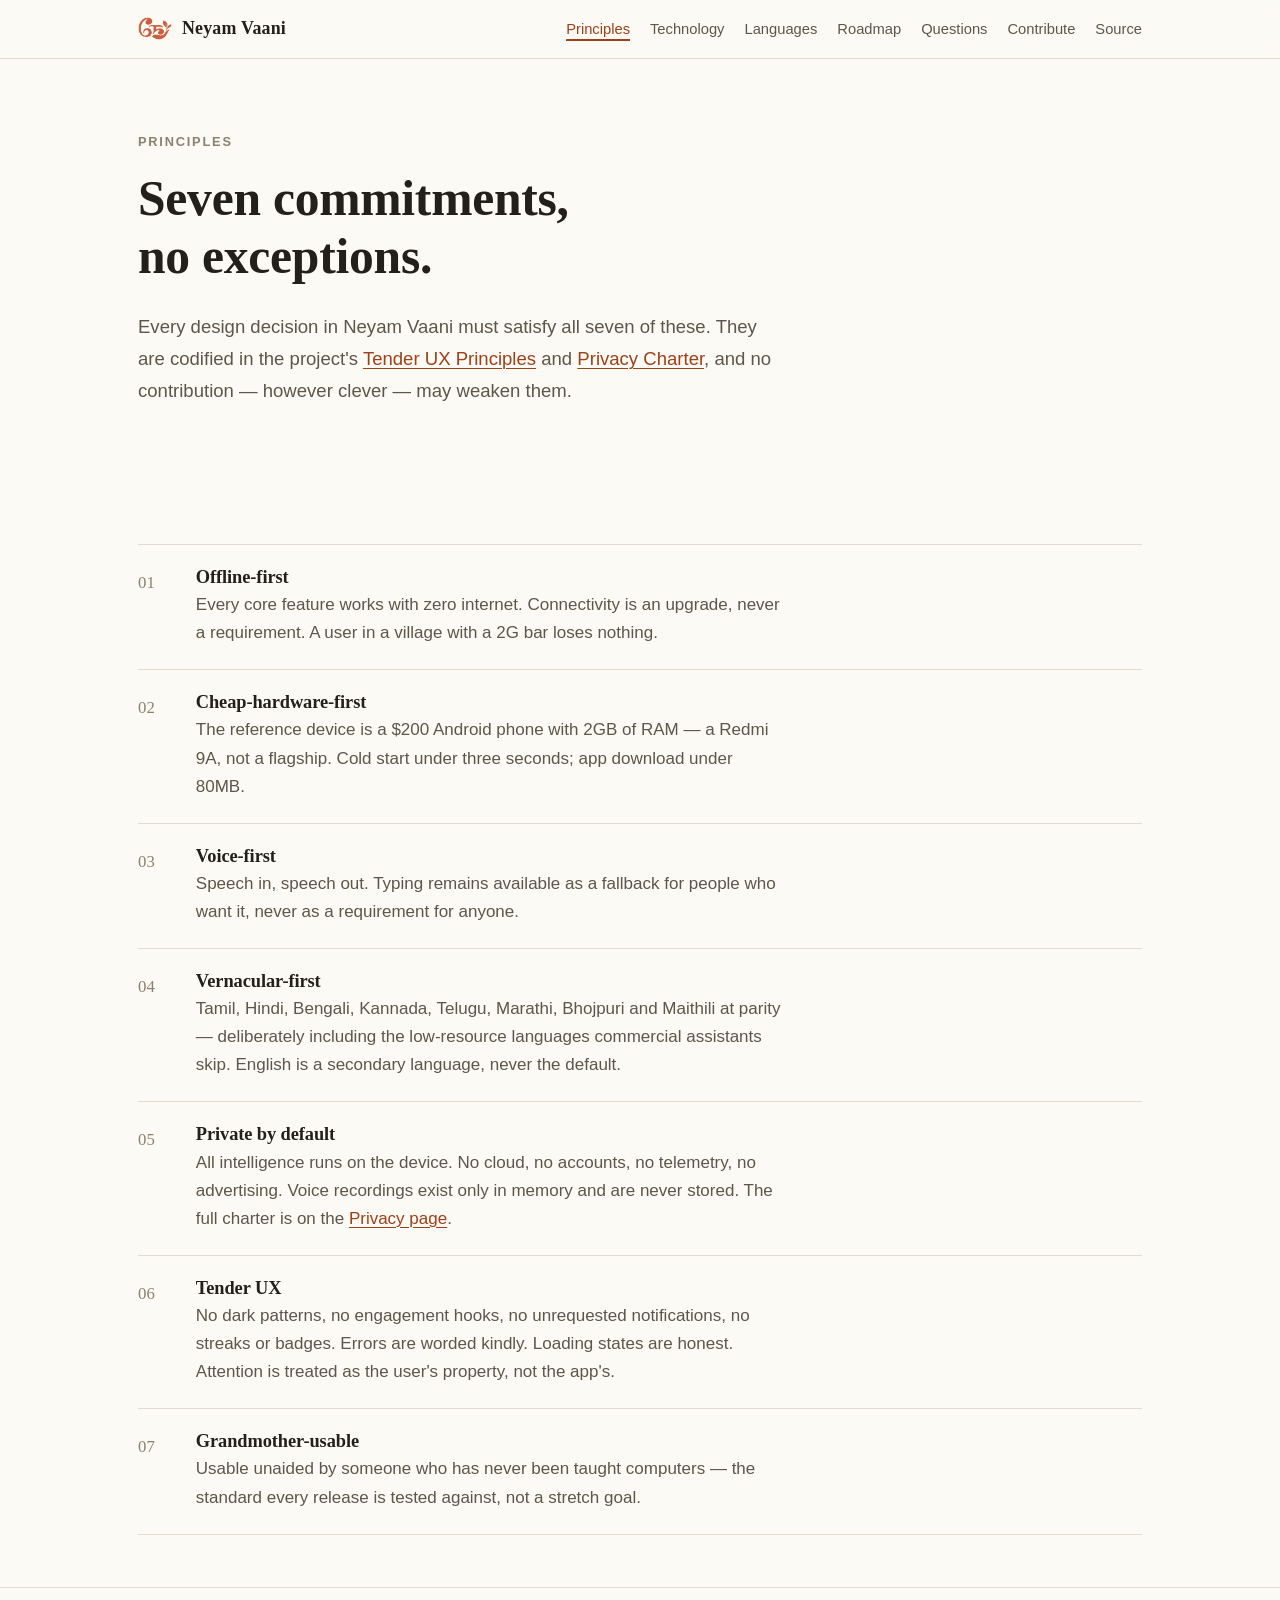
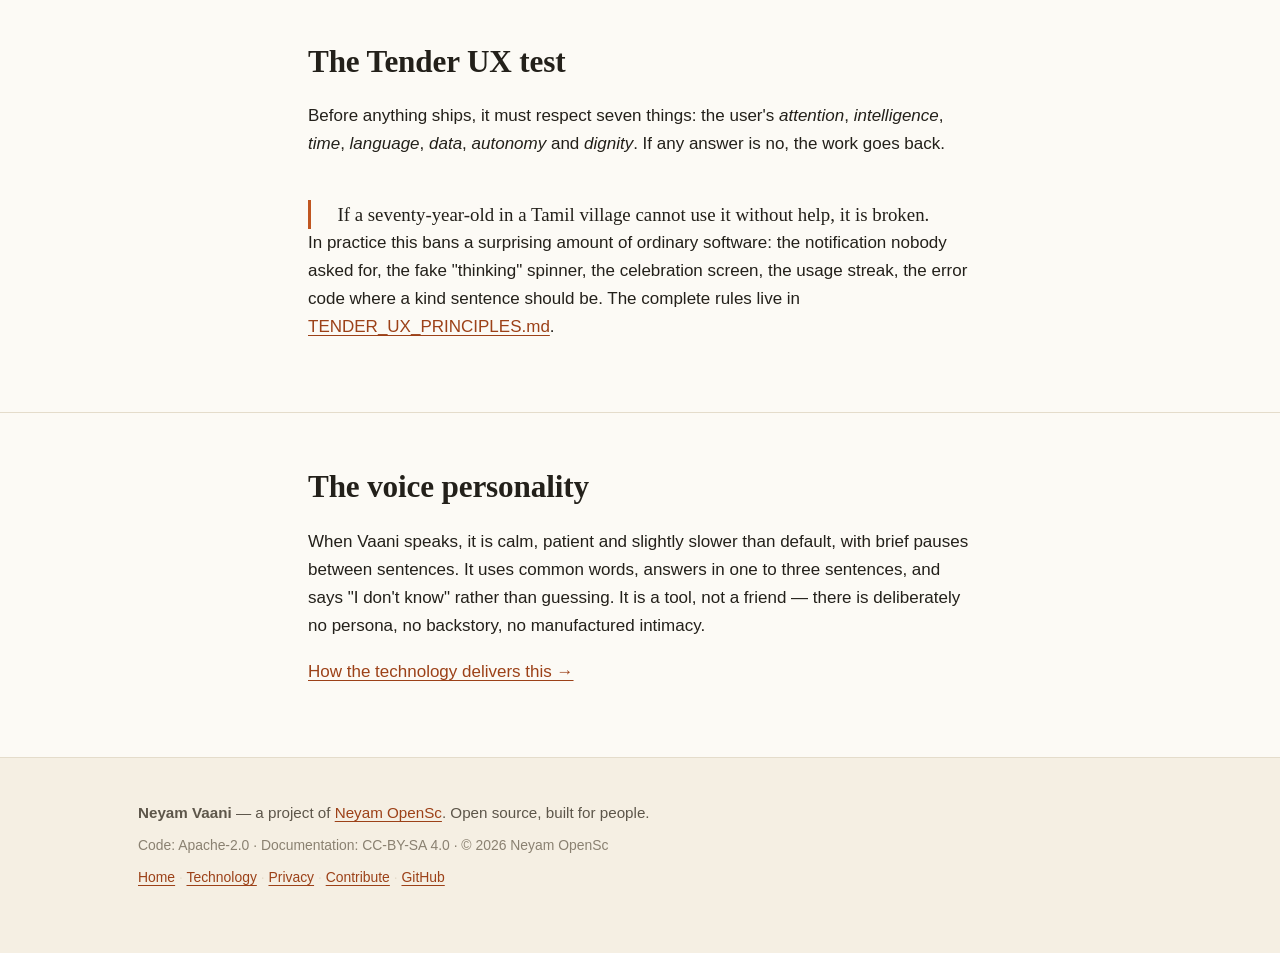
<file: website/principles.html>
<!DOCTYPE html>
<html lang="en">
<head>
  <meta charset="UTF-8">
  <meta name="viewport" content="width=device-width, initial-scale=1.0">
  <title>Principles — Neyam Vaani</title>
  <meta name="description" content="The seven non-negotiable principles of Neyam Vaani: offline-first, cheap-hardware-first, voice-first, vernacular-first, private by default, tender UX, and grandmother-usable — plus the Tender UX test every feature must pass.">
  <meta name="robots" content="index, follow">
  <link rel="canonical" href="https://neyam-opensc.github.io/neyam-vaani/principles.html">
  <meta property="og:type" content="article">
  <meta property="og:site_name" content="Neyam Vaani">
  <meta property="og:title" content="Principles — Neyam Vaani">
  <meta property="og:description" content="Seven commitments govern every design decision. No contribution may weaken them.">
  <meta property="og:url" content="https://neyam-opensc.github.io/neyam-vaani/principles.html">
  <meta property="og:image" content="https://neyam-opensc.github.io/neyam-vaani/logo.png">
  <link rel="icon" type="image/png" href="logo.png">
  <meta name="theme-color" content="#9C4118">
  <link rel="stylesheet" href="style.css?v=2026.10.26-2">
</head>

<body>
  <header class="masthead">
    <div class="wrap masthead-inner">
      <a class="wordmark" href="/"><img src="logo.png" alt="" width="34" height="23"><span>Neyam Vaani</span></a>
      <nav aria-label="Primary">
        <a href="principles.html" aria-current="page">Principles</a>
        <a href="technology.html">Technology</a>
        <a href="languages.html">Languages</a>
        <a href="roadmap.html">Roadmap</a>
        <a href="faq.html">Questions</a>
        <a href="contribute.html">Contribute</a>
        <a class="is-external" href="https://github.com/Neyam-OpenSc/neyam-vaani" rel="noopener">Source</a>
      </nav>
    </div>
  </header>

  <main>
    <section class="page-head">
      <div class="wrap">
        <p class="kicker">Principles</p>
        <h1>Seven commitments, no exceptions.</h1>
        <p class="standfirst">
          Every design decision in Neyam Vaani must satisfy all seven of these.
          They are codified in the project's
          <a href="https://github.com/Neyam-OpenSc/neyam-vaani/blob/main/TENDER_UX_PRINCIPLES.md" rel="noopener">Tender UX Principles</a>
          and <a href="privacy.html">Privacy Charter</a>, and no contribution —
          however clever — may weaken them.
        </p>
      </div>
    </section>

    <section class="section">
      <div class="wrap">
        <ol class="ed-list">
          <li><h3>Offline-first</h3><p>Every core feature works with zero internet. Connectivity is an upgrade, never a requirement. A user in a village with a 2G bar loses nothing.</p></li>
          <li><h3>Cheap-hardware-first</h3><p>The reference device is a $200 Android phone with 2GB of RAM — a Redmi 9A, not a flagship. Cold start under three seconds; app download under 80MB.</p></li>
          <li><h3>Voice-first</h3><p>Speech in, speech out. Typing remains available as a fallback for people who want it, never as a requirement for anyone.</p></li>
          <li><h3>Vernacular-first</h3><p>Tamil, Hindi, Bengali, Kannada, Telugu, Marathi, Bhojpuri and Maithili at parity — deliberately including the low-resource languages commercial assistants skip. English is a secondary language, never the default.</p></li>
          <li><h3>Private by default</h3><p>All intelligence runs on the device. No cloud, no accounts, no telemetry, no advertising. Voice recordings exist only in memory and are never stored. The full charter is on the <a href="privacy.html">Privacy page</a>.</p></li>
          <li><h3>Tender UX</h3><p>No dark patterns, no engagement hooks, no unrequested notifications, no streaks or badges. Errors are worded kindly. Loading states are honest. Attention is treated as the user's property, not the app's.</p></li>
          <li><h3>Grandmother-usable</h3><p>Usable unaided by someone who has never been taught computers — the standard every release is tested against, not a stretch goal.</p></li>
        </ol>
      </div>
    </section>

    <section class="section section-rule">
      <div class="wrap wrap-text">
        <h2>The Tender UX test</h2>
        <p>
          Before anything ships, it must respect seven things: the user's
          <em>attention</em>, <em>intelligence</em>, <em>time</em>,
          <em>language</em>, <em>data</em>, <em>autonomy</em> and
          <em>dignity</em>. If any answer is no, the work goes back.
        </p>
        <blockquote>
          <p>
            If a seventy-year-old in a Tamil village cannot use it without help,
            it is broken.
          </p>
        </blockquote>
        <p>
          In practice this bans a surprising amount of ordinary software: the
          notification nobody asked for, the fake "thinking" spinner, the
          celebration screen, the usage streak, the error code where a kind
          sentence should be. The complete rules live in
          <a href="https://github.com/Neyam-OpenSc/neyam-vaani/blob/main/TENDER_UX_PRINCIPLES.md" rel="noopener">TENDER_UX_PRINCIPLES.md</a>.
        </p>
      </div>
    </section>

    <section class="section section-rule">
      <div class="wrap wrap-text">
        <h2>The voice personality</h2>
        <p>
          When Vaani speaks, it is calm, patient and slightly slower than
          default, with brief pauses between sentences. It uses common words,
          answers in one to three sentences, and says "I don't know" rather than
          guessing. It is a tool, not a friend — there is deliberately no
          persona, no backstory, no manufactured intimacy.
        </p>
        <p><a href="technology.html">How the technology delivers this →</a></p>
      </div>
    </section>
  </main>

  <footer class="colophon">
    <div class="wrap">
      <p><strong>Neyam Vaani</strong> — a project of <a href="https://github.com/Neyam-OpenSc" rel="noopener">Neyam OpenSc</a>. Open source, built for people.</p>
      <p class="fine">Code: Apache-2.0 · Documentation: CC-BY-SA 4.0 · © 2026 Neyam OpenSc</p>
      <p class="fine">
        <a href="/">Home</a> <span aria-hidden="true">·</span>
        <a href="technology.html">Technology</a> <span aria-hidden="true">·</span>
        <a href="privacy.html">Privacy</a> <span aria-hidden="true">·</span>
        <a href="contribute.html">Contribute</a> <span aria-hidden="true">·</span>
        <a href="https://github.com/Neyam-OpenSc/neyam-vaani" rel="noopener">GitHub</a>
      </p>
    </div>
  </footer>
<script src="site.js?v=2026.10.26-2" defer></script>
</body>
</html>
</file>
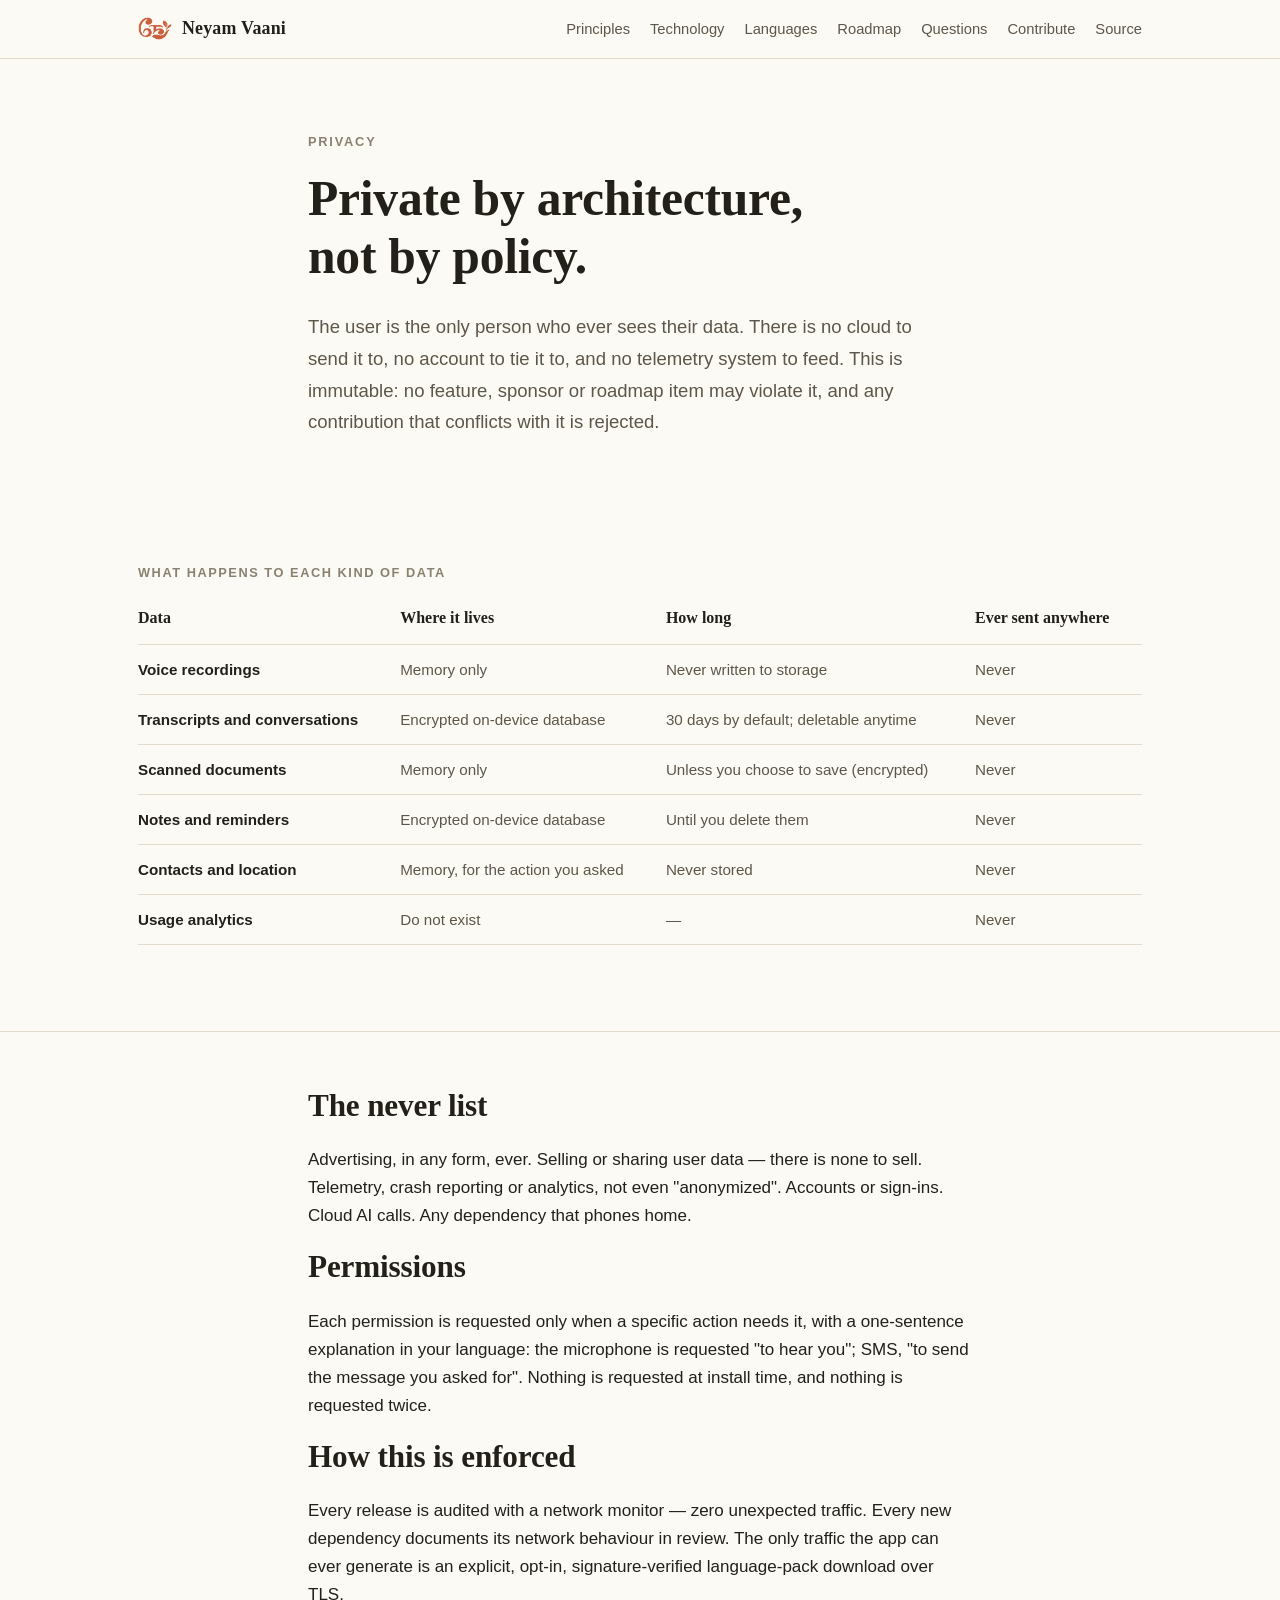
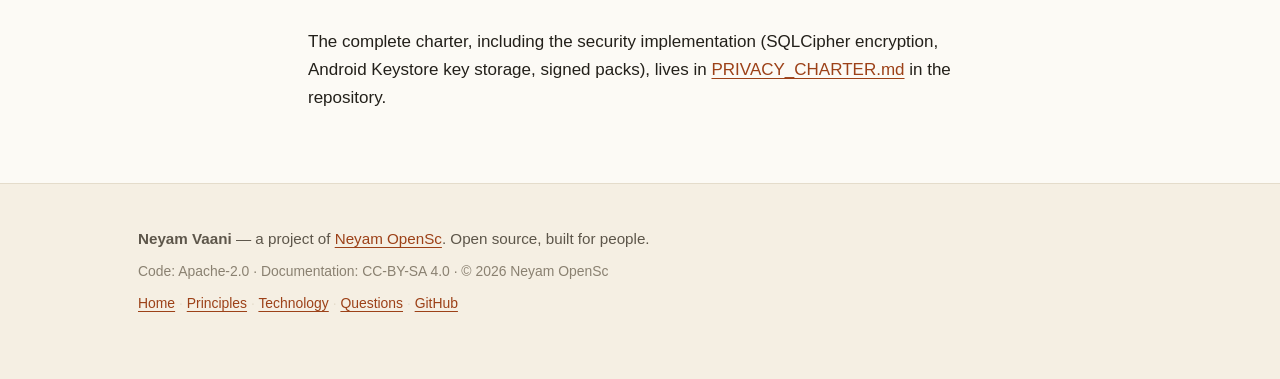
<file: website/privacy.html>
<!DOCTYPE html>
<html lang="en">
<head>
  <meta charset="UTF-8">
  <meta name="viewport" content="width=device-width, initial-scale=1.0">
  <title>Privacy — Neyam Vaani</title>
  <meta name="description" content="The Neyam Vaani Privacy Charter: all AI processing on-device, no cloud, no accounts, no telemetry, no ads. Voice recordings are never stored. History is encrypted on-device and deletable at any time. Immutable guarantees.">
  <meta name="robots" content="index, follow">
  <link rel="canonical" href="https://neyam-opensc.github.io/neyam-vaani/privacy.html">
  <meta property="og:type" content="article">
  <meta property="og:site_name" content="Neyam Vaani">
  <meta property="og:title" content="Privacy — Neyam Vaani">
  <meta property="og:description" content="The user is the only person who ever sees their data. No cloud, no accounts, no telemetry, no ads — by architecture, not by policy.">
  <meta property="og:url" content="https://neyam-opensc.github.io/neyam-vaani/privacy.html">
  <meta property="og:image" content="https://neyam-opensc.github.io/neyam-vaani/logo.png">
  <link rel="icon" type="image/png" href="logo.png">
  <meta name="theme-color" content="#9C4118">
  <link rel="stylesheet" href="style.css?v=2026.10.26-2">
</head>

<body>
  <header class="masthead">
    <div class="wrap masthead-inner">
      <a class="wordmark" href="/"><img src="logo.png" alt="" width="34" height="23"><span>Neyam Vaani</span></a>
      <nav aria-label="Primary">
        <a href="principles.html">Principles</a>
        <a href="technology.html">Technology</a>
        <a href="languages.html">Languages</a>
        <a href="roadmap.html">Roadmap</a>
        <a href="faq.html">Questions</a>
        <a href="contribute.html">Contribute</a>
        <a class="is-external" href="https://github.com/Neyam-OpenSc/neyam-vaani" rel="noopener">Source</a>
      </nav>
    </div>
  </header>

  <main>
    <section class="page-head">
      <div class="wrap wrap-text">
        <p class="kicker">Privacy</p>
        <h1>Private by architecture, not by policy.</h1>
        <p class="standfirst">
          The user is the only person who ever sees their data. There is no
          cloud to send it to, no account to tie it to, and no telemetry
          system to feed. This is immutable: no feature, sponsor or roadmap
          item may violate it, and any contribution that conflicts with it is
          rejected.
        </p>
      </div>
    </section>

    <section class="section">
      <div class="wrap">
        <table class="spec">
          <caption>What happens to each kind of data</caption>
          <thead><tr><th>Data</th><th>Where it lives</th><th>How long</th><th>Ever sent anywhere</th></tr></thead>
          <tbody>
            <tr><td><strong>Voice recordings</strong></td><td>Memory only</td><td>Never written to storage</td><td>Never</td></tr>
            <tr><td><strong>Transcripts and conversations</strong></td><td>Encrypted on-device database</td><td>30 days by default; deletable anytime</td><td>Never</td></tr>
            <tr><td><strong>Scanned documents</strong></td><td>Memory only</td><td>Unless you choose to save (encrypted)</td><td>Never</td></tr>
            <tr><td><strong>Notes and reminders</strong></td><td>Encrypted on-device database</td><td>Until you delete them</td><td>Never</td></tr>
            <tr><td><strong>Contacts and location</strong></td><td>Memory, for the action you asked</td><td>Never stored</td><td>Never</td></tr>
            <tr><td><strong>Usage analytics</strong></td><td>Do not exist</td><td>—</td><td>Never</td></tr>
          </tbody>
        </table>
      </div>
    </section>

    <section class="section section-rule">
      <div class="wrap wrap-text">
        <h2>The never list</h2>
        <p>
          Advertising, in any form, ever. Selling or sharing user data — there
          is none to sell. Telemetry, crash reporting or analytics, not even
          "anonymized". Accounts or sign-ins. Cloud AI calls. Any dependency
          that phones home.
        </p>
        <h2>Permissions</h2>
        <p>
          Each permission is requested only when a specific action needs it,
          with a one-sentence explanation in your language: the microphone is
          requested "to hear you"; SMS, "to send the message you asked for".
          Nothing is requested at install time, and nothing is requested twice.
        </p>
        <h2>How this is enforced</h2>
        <p>
          Every release is audited with a network monitor — zero unexpected
          traffic. Every new dependency documents its network behaviour in
          review. The only traffic the app can ever generate is an explicit,
          opt-in, signature-verified language-pack download over TLS.
        </p>
        <p>
          The complete charter, including the security implementation
          (SQLCipher encryption, Android Keystore key storage, signed packs),
          lives in
          <a href="https://github.com/Neyam-OpenSc/neyam-vaani/blob/main/PRIVACY_CHARTER.md" rel="noopener">PRIVACY_CHARTER.md</a>
          in the repository.
        </p>
      </div>
    </section>
  </main>

  <footer class="colophon">
    <div class="wrap">
      <p><strong>Neyam Vaani</strong> — a project of <a href="https://github.com/Neyam-OpenSc" rel="noopener">Neyam OpenSc</a>. Open source, built for people.</p>
      <p class="fine">Code: Apache-2.0 · Documentation: CC-BY-SA 4.0 · © 2026 Neyam OpenSc</p>
      <p class="fine">
        <a href="/">Home</a> <span aria-hidden="true">·</span>
        <a href="principles.html">Principles</a> <span aria-hidden="true">·</span>
        <a href="technology.html">Technology</a> <span aria-hidden="true">·</span>
        <a href="faq.html">Questions</a> <span aria-hidden="true">·</span>
        <a href="https://github.com/Neyam-OpenSc/neyam-vaani" rel="noopener">GitHub</a>
      </p>
    </div>
  </footer>
<script src="site.js?v=2026.10.26-2" defer></script>
</body>
</html>
</file>
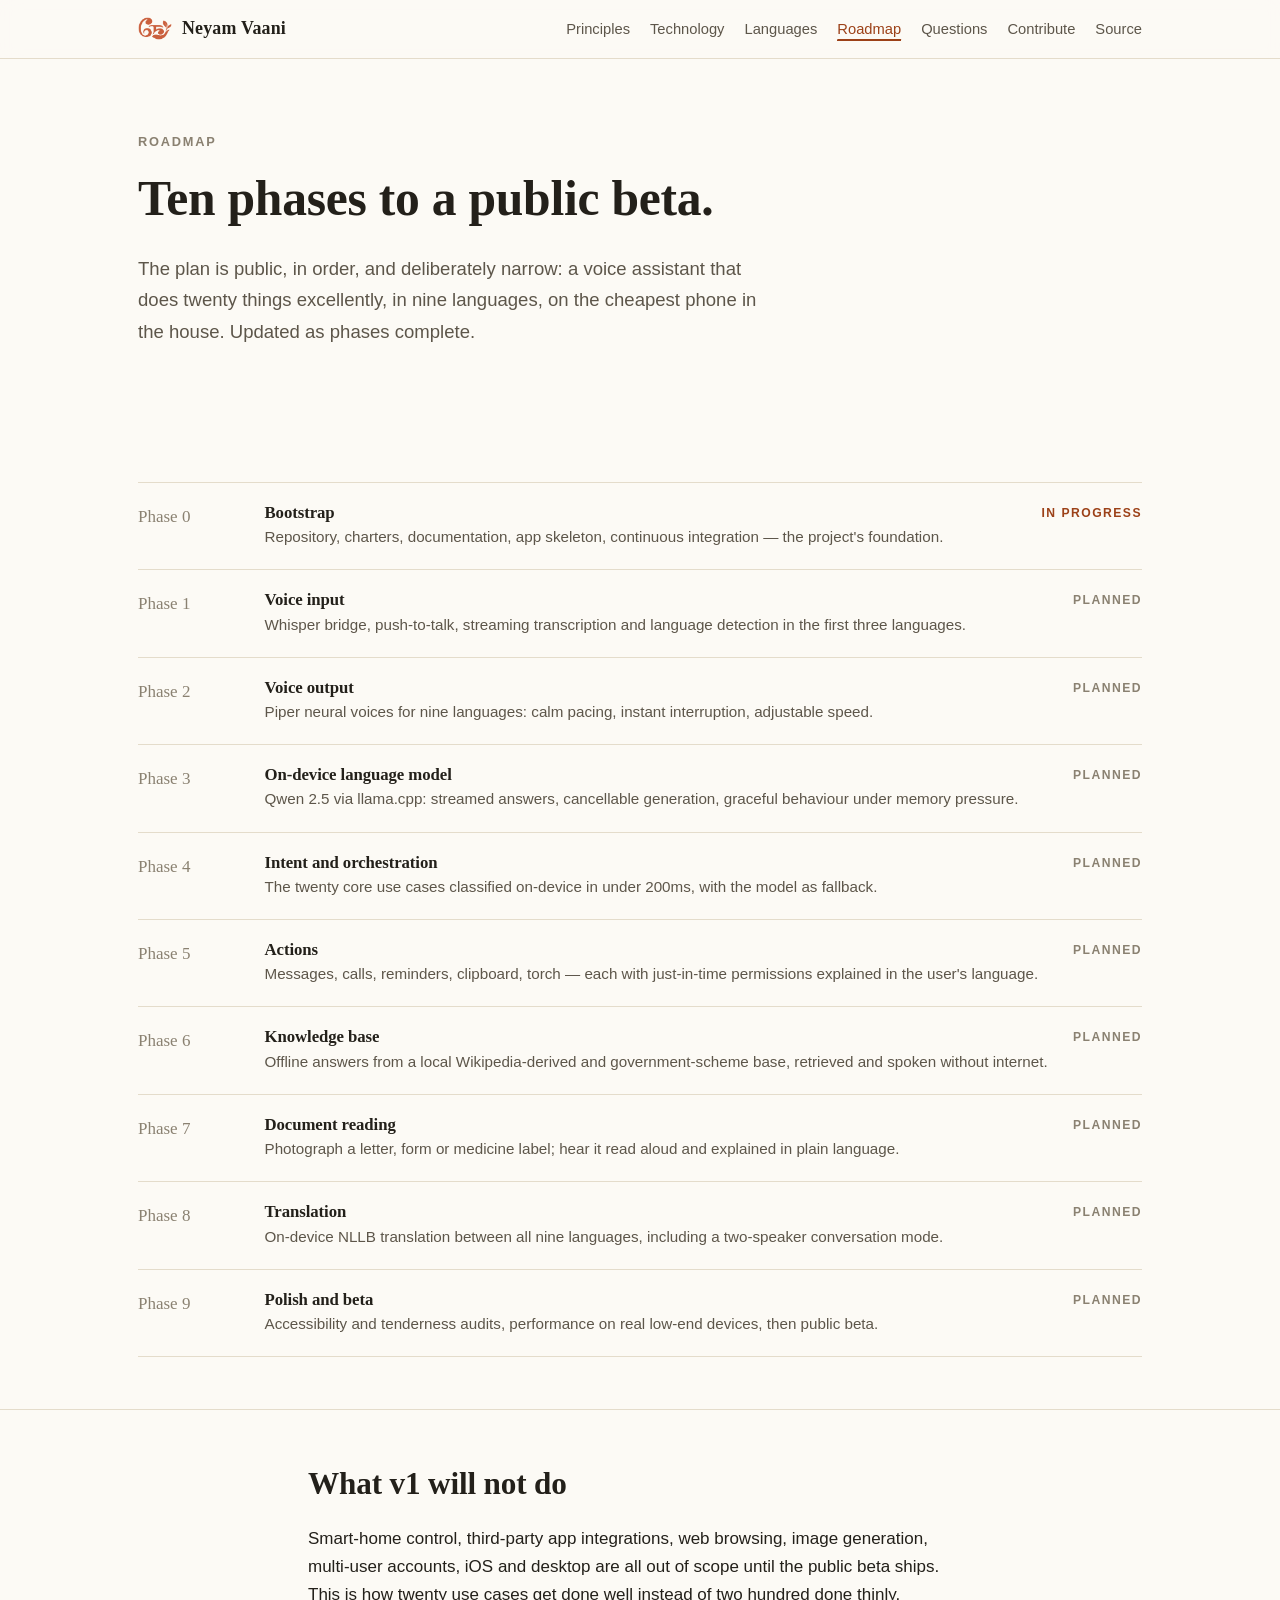
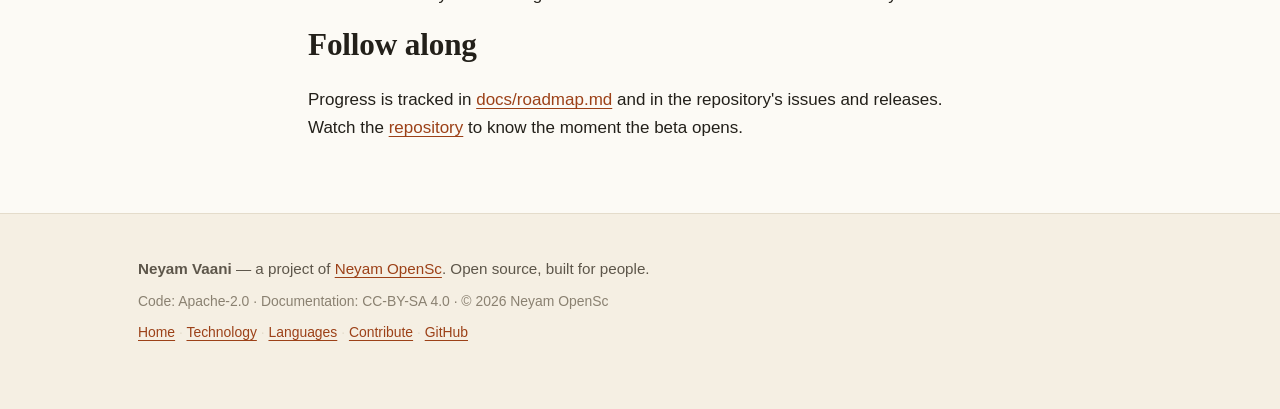
<file: website/roadmap.html>
<!DOCTYPE html>
<html lang="en">
<head>
  <meta charset="UTF-8">
  <meta name="viewport" content="width=device-width, initial-scale=1.0">
  <title>Roadmap — Neyam Vaani</title>
  <meta name="description" content="The Neyam Vaani roadmap: ten phases from bootstrap through voice pipelines, on-device LLM, actions, knowledge base, OCR and translation, to a public beta in 90 days — plus the non-goals that protect the scope.">
  <meta name="robots" content="index, follow">
  <link rel="canonical" href="https://neyam-opensc.github.io/neyam-vaani/roadmap.html">
  <meta property="og:type" content="article">
  <meta property="og:site_name" content="Neyam Vaani">
  <meta property="og:title" content="Roadmap — Neyam Vaani">
  <meta property="og:description" content="Ten phases, ninety days, one public beta — and the non-goals that protect it.">
  <meta property="og:url" content="https://neyam-opensc.github.io/neyam-vaani/roadmap.html">
  <meta property="og:image" content="https://neyam-opensc.github.io/neyam-vaani/logo.png">
  <link rel="icon" type="image/png" href="logo.png">
  <meta name="theme-color" content="#9C4118">
  <link rel="stylesheet" href="style.css?v=2026.10.26-2">
</head>

<body>
  <header class="masthead">
    <div class="wrap masthead-inner">
      <a class="wordmark" href="/"><img src="logo.png" alt="" width="34" height="23"><span>Neyam Vaani</span></a>
      <nav aria-label="Primary">
        <a href="principles.html">Principles</a>
        <a href="technology.html">Technology</a>
        <a href="languages.html">Languages</a>
        <a href="roadmap.html" aria-current="page">Roadmap</a>
        <a href="faq.html">Questions</a>
        <a href="contribute.html">Contribute</a>
        <a class="is-external" href="https://github.com/Neyam-OpenSc/neyam-vaani" rel="noopener">Source</a>
      </nav>
    </div>
  </header>

  <main>
    <section class="page-head">
      <div class="wrap">
        <p class="kicker">Roadmap</p>
        <h1>Ten phases to a public beta.</h1>
        <p class="standfirst">
          The plan is public, in order, and deliberately narrow: a voice
          assistant that does twenty things excellently, in nine languages,
          on the cheapest phone in the house. Updated as phases complete.
        </p>
      </div>
    </section>

    <section class="section">
      <div class="wrap">
        <ul class="phase-list">
          <li>
            <span class="phase-num">Phase 0</span>
            <div>
              <h3>Bootstrap</h3>
              <p>Repository, charters, documentation, app skeleton, continuous integration — the project's foundation.</p>
            </div>
            <span class="phase-state state-inprogress">In progress</span>
          </li>
          <li>
            <span class="phase-num">Phase 1</span>
            <div>
              <h3>Voice input</h3>
              <p>Whisper bridge, push-to-talk, streaming transcription and language detection in the first three languages.</p>
            </div>
            <span class="phase-state state-planned">Planned</span>
          </li>
          <li>
            <span class="phase-num">Phase 2</span>
            <div>
              <h3>Voice output</h3>
              <p>Piper neural voices for nine languages: calm pacing, instant interruption, adjustable speed.</p>
            </div>
            <span class="phase-state state-planned">Planned</span>
          </li>
          <li>
            <span class="phase-num">Phase 3</span>
            <div>
              <h3>On-device language model</h3>
              <p>Qwen 2.5 via llama.cpp: streamed answers, cancellable generation, graceful behaviour under memory pressure.</p>
            </div>
            <span class="phase-state state-planned">Planned</span>
          </li>
          <li>
            <span class="phase-num">Phase 4</span>
            <div>
              <h3>Intent and orchestration</h3>
              <p>The twenty core use cases classified on-device in under 200ms, with the model as fallback.</p>
            </div>
            <span class="phase-state state-planned">Planned</span>
          </li>
          <li>
            <span class="phase-num">Phase 5</span>
            <div>
              <h3>Actions</h3>
              <p>Messages, calls, reminders, clipboard, torch — each with just-in-time permissions explained in the user's language.</p>
            </div>
            <span class="phase-state state-planned">Planned</span>
          </li>
          <li>
            <span class="phase-num">Phase 6</span>
            <div>
              <h3>Knowledge base</h3>
              <p>Offline answers from a local Wikipedia-derived and government-scheme base, retrieved and spoken without internet.</p>
            </div>
            <span class="phase-state state-planned">Planned</span>
          </li>
          <li>
            <span class="phase-num">Phase 7</span>
            <div>
              <h3>Document reading</h3>
              <p>Photograph a letter, form or medicine label; hear it read aloud and explained in plain language.</p>
            </div>
            <span class="phase-state state-planned">Planned</span>
          </li>
          <li>
            <span class="phase-num">Phase 8</span>
            <div>
              <h3>Translation</h3>
              <p>On-device NLLB translation between all nine languages, including a two-speaker conversation mode.</p>
            </div>
            <span class="phase-state state-planned">Planned</span>
          </li>
          <li>
            <span class="phase-num">Phase 9</span>
            <div>
              <h3>Polish and beta</h3>
              <p>Accessibility and tenderness audits, performance on real low-end devices, then public beta.</p>
            </div>
            <span class="phase-state state-planned">Planned</span>
          </li>
        </ul>
      </div>
    </section>

    <section class="section section-rule">
      <div class="wrap wrap-text">
        <h2>What v1 will not do</h2>
        <p>
          Smart-home control, third-party app integrations, web browsing, image
          generation, multi-user accounts, iOS and desktop are all out of scope
          until the public beta ships. This is how twenty use cases get done
          well instead of two hundred done thinly.
        </p>
        <h2>Follow along</h2>
        <p>
          Progress is tracked in
          <a href="https://github.com/Neyam-OpenSc/neyam-vaani/blob/main/docs/roadmap.md" rel="noopener">docs/roadmap.md</a>
          and in the repository's issues and releases. Watch the
          <a href="https://github.com/Neyam-OpenSc/neyam-vaani" rel="noopener">repository</a>
          to know the moment the beta opens.
        </p>
      </div>
    </section>
  </main>

  <footer class="colophon">
    <div class="wrap">
      <p><strong>Neyam Vaani</strong> — a project of <a href="https://github.com/Neyam-OpenSc" rel="noopener">Neyam OpenSc</a>. Open source, built for people.</p>
      <p class="fine">Code: Apache-2.0 · Documentation: CC-BY-SA 4.0 · © 2026 Neyam OpenSc</p>
      <p class="fine">
        <a href="/">Home</a> <span aria-hidden="true">·</span>
        <a href="technology.html">Technology</a> <span aria-hidden="true">·</span>
        <a href="languages.html">Languages</a> <span aria-hidden="true">·</span>
        <a href="contribute.html">Contribute</a> <span aria-hidden="true">·</span>
        <a href="https://github.com/Neyam-OpenSc/neyam-vaani" rel="noopener">GitHub</a>
      </p>
    </div>
  </footer>
<script src="site.js?v=2026.10.26-2" defer></script>
</body>
</html>
</file>
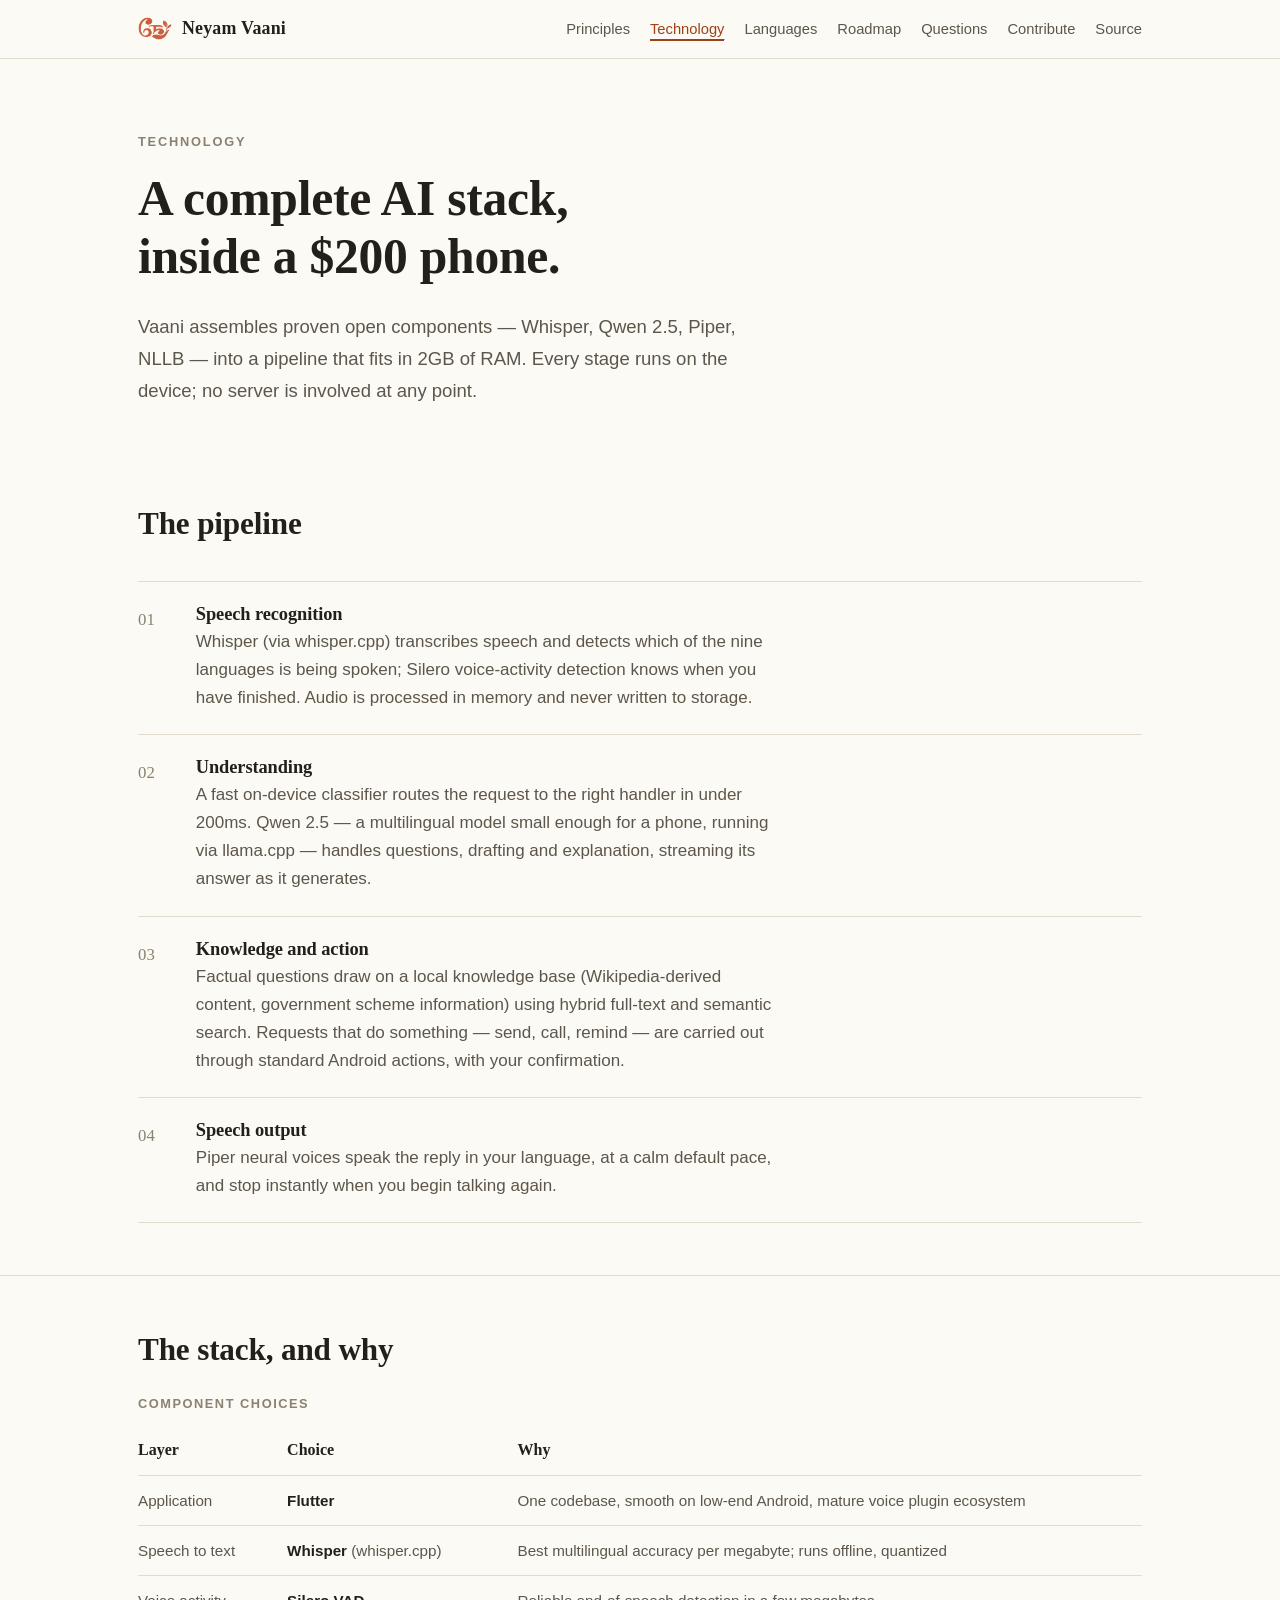
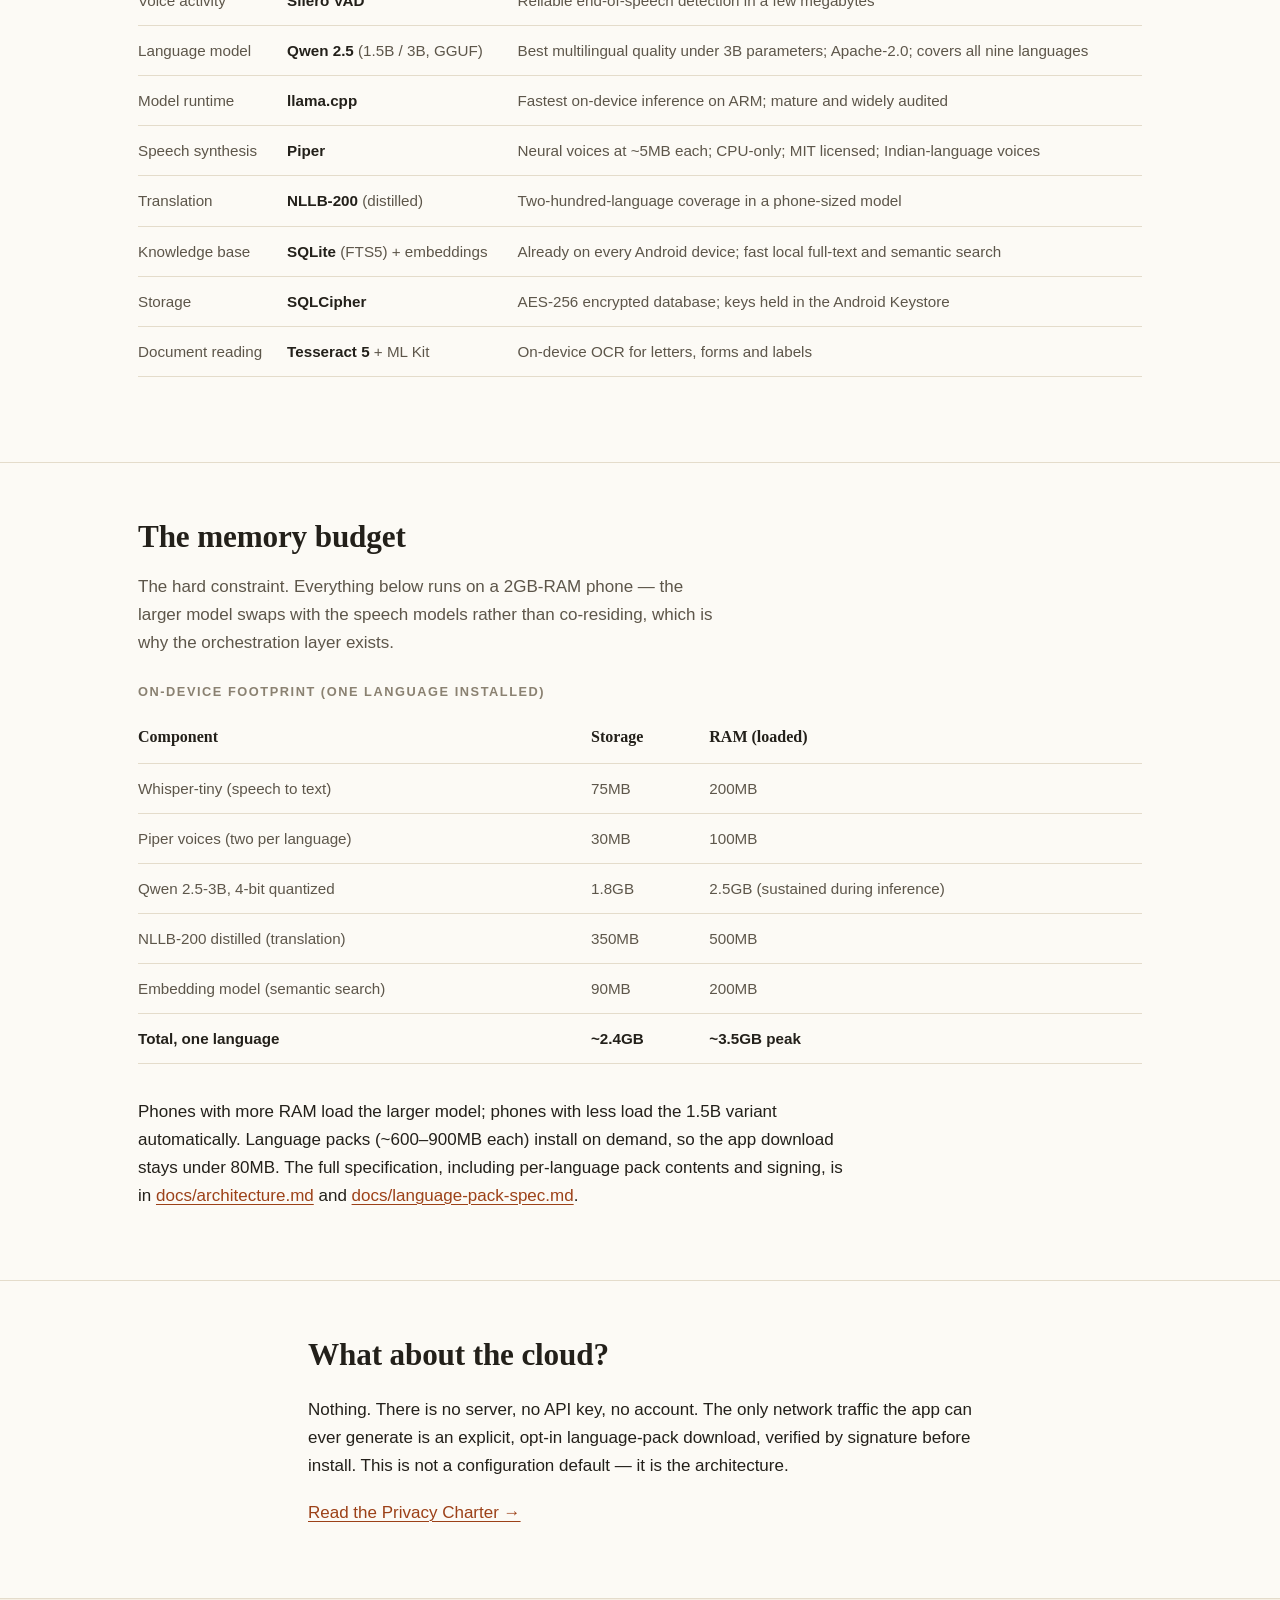
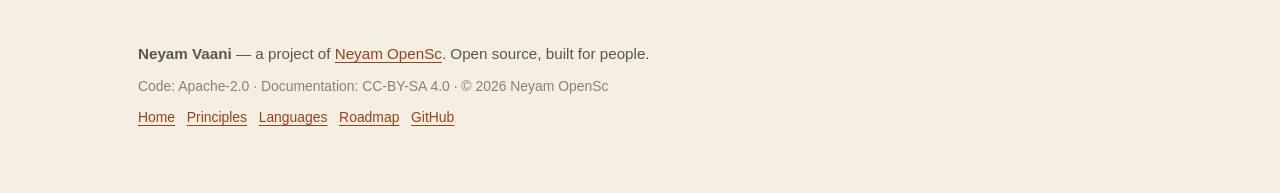
<file: website/technology.html>
<!DOCTYPE html>
<html lang="en">
<head>
  <meta charset="UTF-8">
  <meta name="viewport" content="width=device-width, initial-scale=1.0">
  <title>Technology — Neyam Vaani</title>
  <meta name="description" content="How Neyam Vaani runs an offline AI assistant on a $200 Android phone: Whisper speech recognition, an on-device Qwen 2.5 language model via llama.cpp, Piper neural voices, NLLB translation, and a local knowledge base — with the full memory budget.">
  <meta name="robots" content="index, follow">
  <link rel="canonical" href="https://neyam-opensc.github.io/neyam-vaani/technology.html">
  <meta property="og:type" content="article">
  <meta property="og:site_name" content="Neyam Vaani">
  <meta property="og:title" content="Technology — Neyam Vaani">
  <meta property="og:description" content="Nine languages, a language model and two neural voices — all inside a $200 phone. The pipeline, the stack and the memory budget.">
  <meta property="og:url" content="https://neyam-opensc.github.io/neyam-vaani/technology.html">
  <meta property="og:image" content="https://neyam-opensc.github.io/neyam-vaani/logo.png">
  <link rel="icon" type="image/png" href="logo.png">
  <meta name="theme-color" content="#9C4118">
  <link rel="stylesheet" href="style.css?v=2026.10.26-2">
</head>

<body>
  <header class="masthead">
    <div class="wrap masthead-inner">
      <a class="wordmark" href="/"><img src="logo.png" alt="" width="34" height="23"><span>Neyam Vaani</span></a>
      <nav aria-label="Primary">
        <a href="principles.html">Principles</a>
        <a href="technology.html" aria-current="page">Technology</a>
        <a href="languages.html">Languages</a>
        <a href="roadmap.html">Roadmap</a>
        <a href="faq.html">Questions</a>
        <a href="contribute.html">Contribute</a>
        <a class="is-external" href="https://github.com/Neyam-OpenSc/neyam-vaani" rel="noopener">Source</a>
      </nav>
    </div>
  </header>

  <main>
    <section class="page-head">
      <div class="wrap">
        <p class="kicker">Technology</p>
        <h1>A complete AI stack, inside a $200 phone.</h1>
        <p class="standfirst">
          Vaani assembles proven open components — Whisper, Qwen&nbsp;2.5, Piper,
          NLLB — into a pipeline that fits in 2GB of RAM. Every stage runs on the
          device; no server is involved at any point.
        </p>
      </div>
    </section>

    <section class="section">
      <div class="wrap">
        <h2>The pipeline</h2>
        <ol class="ed-list">
          <li><h3>Speech recognition</h3><p>Whisper (via whisper.cpp) transcribes speech and detects which of the nine languages is being spoken; Silero voice-activity detection knows when you have finished. Audio is processed in memory and never written to storage.</p></li>
          <li><h3>Understanding</h3><p>A fast on-device classifier routes the request to the right handler in under 200ms. Qwen 2.5 — a multilingual model small enough for a phone, running via llama.cpp — handles questions, drafting and explanation, streaming its answer as it generates.</p></li>
          <li><h3>Knowledge and action</h3><p>Factual questions draw on a local knowledge base (Wikipedia-derived content, government scheme information) using hybrid full-text and semantic search. Requests that do something — send, call, remind — are carried out through standard Android actions, with your confirmation.</p></li>
          <li><h3>Speech output</h3><p>Piper neural voices speak the reply in your language, at a calm default pace, and stop instantly when you begin talking again.</p></li>
        </ol>
      </div>
    </section>

    <section class="section section-rule">
      <div class="wrap">
        <h2>The stack, and why</h2>
        <table class="spec">
          <caption>Component choices</caption>
          <thead><tr><th>Layer</th><th>Choice</th><th>Why</th></tr></thead>
          <tbody>
            <tr><td>Application</td><td><strong>Flutter</strong></td><td>One codebase, smooth on low-end Android, mature voice plugin ecosystem</td></tr>
            <tr><td>Speech to text</td><td><strong>Whisper</strong> (whisper.cpp)</td><td>Best multilingual accuracy per megabyte; runs offline, quantized</td></tr>
            <tr><td>Voice activity</td><td><strong>Silero VAD</strong></td><td>Reliable end-of-speech detection in a few megabytes</td></tr>
            <tr><td>Language model</td><td><strong>Qwen 2.5</strong> (1.5B / 3B, GGUF)</td><td>Best multilingual quality under 3B parameters; Apache-2.0; covers all nine languages</td></tr>
            <tr><td>Model runtime</td><td><strong>llama.cpp</strong></td><td>Fastest on-device inference on ARM; mature and widely audited</td></tr>
            <tr><td>Speech synthesis</td><td><strong>Piper</strong></td><td>Neural voices at ~5MB each; CPU-only; MIT licensed; Indian-language voices</td></tr>
            <tr><td>Translation</td><td><strong>NLLB-200</strong> (distilled)</td><td>Two-hundred-language coverage in a phone-sized model</td></tr>
            <tr><td>Knowledge base</td><td><strong>SQLite</strong> (FTS5) + embeddings</td><td>Already on every Android device; fast local full-text and semantic search</td></tr>
            <tr><td>Storage</td><td><strong>SQLCipher</strong></td><td>AES-256 encrypted database; keys held in the Android Keystore</td></tr>
            <tr><td>Document reading</td><td><strong>Tesseract 5</strong> + ML Kit</td><td>On-device OCR for letters, forms and labels</td></tr>
          </tbody>
        </table>
      </div>
    </section>

    <section class="section section-rule">
      <div class="wrap">
        <h2>The memory budget</h2>
        <p class="section-intro">
          The hard constraint. Everything below runs on a 2GB-RAM phone — the
          larger model swaps with the speech models rather than co-residing,
          which is why the orchestration layer exists.
        </p>
        <table class="spec">
          <caption>On-device footprint (one language installed)</caption>
          <thead><tr><th>Component</th><th>Storage</th><th>RAM (loaded)</th></tr></thead>
          <tbody>
            <tr><td>Whisper-tiny (speech to text)</td><td>75MB</td><td>200MB</td></tr>
            <tr><td>Piper voices (two per language)</td><td>30MB</td><td>100MB</td></tr>
            <tr><td>Qwen 2.5-3B, 4-bit quantized</td><td>1.8GB</td><td>2.5GB (sustained during inference)</td></tr>
            <tr><td>NLLB-200 distilled (translation)</td><td>350MB</td><td>500MB</td></tr>
            <tr><td>Embedding model (semantic search)</td><td>90MB</td><td>200MB</td></tr>
            <tr><td><strong>Total, one language</strong></td><td><strong>~2.4GB</strong></td><td><strong>~3.5GB peak</strong></td></tr>
          </tbody>
        </table>
        <p class="wrap-text">
          Phones with more RAM load the larger model; phones with less load the
          1.5B variant automatically. Language packs (~600–900MB each) install
          on demand, so the app download stays under 80MB. The full
          specification, including per-language pack contents and signing, is in
          <a href="https://github.com/Neyam-OpenSc/neyam-vaani/blob/main/docs/architecture.md" rel="noopener">docs/architecture.md</a>
          and <a href="https://github.com/Neyam-OpenSc/neyam-vaani/blob/main/docs/language-pack-spec.md" rel="noopener">docs/language-pack-spec.md</a>.
        </p>
      </div>
    </section>

    <section class="section section-rule">
      <div class="wrap wrap-text">
        <h2>What about the cloud?</h2>
        <p>
          Nothing. There is no server, no API key, no account. The only network
          traffic the app can ever generate is an explicit, opt-in language-pack
          download, verified by signature before install. This is not a
          configuration default — it is the architecture.
        </p>
        <p><a href="privacy.html">Read the Privacy Charter →</a></p>
      </div>
    </section>
  </main>

  <footer class="colophon">
    <div class="wrap">
      <p><strong>Neyam Vaani</strong> — a project of <a href="https://github.com/Neyam-OpenSc" rel="noopener">Neyam OpenSc</a>. Open source, built for people.</p>
      <p class="fine">Code: Apache-2.0 · Documentation: CC-BY-SA 4.0 · © 2026 Neyam OpenSc</p>
      <p class="fine">
        <a href="/">Home</a> <span aria-hidden="true">·</span>
        <a href="principles.html">Principles</a> <span aria-hidden="true">·</span>
        <a href="languages.html">Languages</a> <span aria-hidden="true">·</span>
        <a href="roadmap.html">Roadmap</a> <span aria-hidden="true">·</span>
        <a href="https://github.com/Neyam-OpenSc/neyam-vaani" rel="noopener">GitHub</a>
      </p>
    </div>
  </footer>
<script src="site.js?v=2026.10.26-2" defer></script>
</body>
</html>
</file>
<file: website/style.css>
/* Neyam Vaani — website styles.
   Editorial, typographic, information-first. One accent color, hairline
   rules, serif display headings. Shared across all pages. */

:root {
  --accent: #9C4118;        /* deep terracotta — links, small labels */
  --accent-soft: #C05621;
  --paper: #FCFAF5;         /* warm paper */
  --paper-deep: #F5EFE3;
  --ink: #23201A;
  --ink-soft: #5D564A;
  --ink-faint: #8A8171;
  --rule: #E4DCCB;
  --serif: "Iowan Old Style", "Palatino Linotype", Palatino, Charter,
    Georgia, "Noto Serif", serif;
  --sans: -apple-system, BlinkMacSystemFont, "Segoe UI", Roboto, "Noto Sans",
    "Noto Sans Devanagari", "Noto Sans Tamil", "Noto Sans Bengali",
    "Noto Sans Kannada", "Noto Sans Telugu", sans-serif;
}

* { box-sizing: border-box; }

::selection { background: rgba(192, 86, 33, 0.22); }
:focus-visible {
  outline: 2px solid var(--accent-soft);
  outline-offset: 3px;
}

html { scroll-behavior: smooth; }

body {
  margin: 0;
  background: var(--paper);
  color: var(--ink);
  font-family: var(--sans);
  font-size: 17px;
  line-height: 1.65;
  -webkit-font-smoothing: antialiased;
  text-rendering: optimizeLegibility;
}

.wrap { max-width: 1060px; margin: 0 auto; padding: 0 28px; }
.wrap-text { max-width: 720px; }

a {
  color: var(--accent);
  text-decoration-thickness: 1px;
  text-underline-offset: 3px;
}
a:hover { color: var(--accent-soft); }

h1, h2, h3 {
  font-family: var(--serif);
  font-weight: 600;
  line-height: 1.18;
  letter-spacing: -0.005em;
  margin: 0 0 0.5em;
}
h1 { font-size: clamp(2rem, 5vw, 3.1rem); }
h2 { font-size: clamp(1.5rem, 3vw, 1.95rem); margin-bottom: 0.7em; }
h3 { font-size: 1.15rem; margin-bottom: 0.3em; }

p { margin: 0 0 1.1em; }

/* ---------- Masthead ---------- */

.masthead {
  border-bottom: 1px solid var(--rule);
  background: var(--paper);
  background: color-mix(in srgb, var(--paper) 86%, transparent);
  -webkit-backdrop-filter: blur(10px);
  backdrop-filter: blur(10px);
  position: sticky;
  top: 0;
  z-index: 10;
}
.masthead-inner {
  display: flex;
  align-items: center;
  justify-content: space-between;
  gap: 20px;
  padding-top: 14px;
  padding-bottom: 14px;
}
.wordmark {
  display: flex;
  align-items: center;
  gap: 10px;
  font-family: var(--serif);
  font-size: 1.12rem;
  font-weight: 600;
  color: var(--ink);
  text-decoration: none;
  letter-spacing: 0.01em;
  white-space: nowrap;
}
.wordmark img { display: block; }
.masthead nav {
  display: flex;
  align-items: baseline;
  gap: 20px;
  flex-wrap: wrap;
  font-size: 0.92rem;
}
.masthead nav a {
  color: var(--ink-soft);
  text-decoration: none;
}
.masthead nav a:hover { color: var(--accent); }
.masthead nav a[aria-current="page"] {
  color: var(--accent);
  text-decoration: underline;
  text-decoration-thickness: 1px;
  text-underline-offset: 5px;
}
.masthead nav a.is-external { font-weight: 500; }

/* ---------- Page headers ---------- */

.page-head { padding: 72px 0 24px; }
.intro { padding: 88px 0 60px; }
.kicker {
  font-size: 0.8rem;
  font-weight: 600;
  text-transform: uppercase;
  letter-spacing: 0.14em;
  color: var(--ink-faint);
  margin-bottom: 1.4em;
}
.intro .kicker::before {
  content: "";
  display: inline-block;
  width: 28px;
  height: 1px;
  background: var(--accent-soft);
  margin-right: 12px;
  vertical-align: middle;
}
.intro h1, .page-head h1 { max-width: 24ch; text-wrap: balance; }
.standfirst {
  font-size: 1.16rem;
  line-height: 1.7;
  color: var(--ink-soft);
  max-width: 62ch;
  margin-top: 1.2em;
  text-wrap: pretty;
}
.greeting {
  margin-top: 2.2em;
  color: var(--ink-faint);
  font-size: 1rem;
  letter-spacing: 0.02em;
}

/* ---------- Hero voice visual ----------
   A breathing orb: ripples radiate like a voice leaving the phone, a
   waveform pulses inside, and the greeting cycles through all nine
   scripts. Pure CSS; still and quiet under reduced motion. */

.intro-grid { display: grid; gap: 48px; align-items: center; }
@media (min-width: 1000px) {
  .intro-grid { grid-template-columns: minmax(0, 7fr) minmax(0, 5fr); }
}

.voice-visual {
  display: flex;
  flex-direction: column;
  align-items: center;
  gap: 26px;
  padding: 10px 0;
  animation: rise 0.8s cubic-bezier(0.2, 0.7, 0.3, 1) 0.4s both;
}

.orb {
  position: relative;
  width: 250px;
  height: 250px;
  max-width: 70vw;
  max-height: 70vw;
  display: grid;
  place-items: center;
}
.orb::before {
  content: "";
  position: absolute;
  inset: 19%;
  border-radius: 50%;
  background: radial-gradient(circle at 32% 26%, #D97F4C, var(--accent) 74%);
  box-shadow:
    inset 0 2px 10px rgba(255, 244, 230, 0.28),
    0 30px 60px -12px rgba(156, 65, 24, 0.42);
  animation: breathe 4.6s ease-in-out infinite;
}
.orb::after {
  /* a small light in slow orbit around the orb */
  content: "";
  position: absolute;
  inset: 2%;
  border-radius: 50%;
  background: radial-gradient(circle at 50% 1%, var(--accent-soft) 0 3.5px, transparent 4.5px);
  opacity: 0.85;
  animation: orbit 18s linear infinite;
}
@keyframes orbit { to { transform: rotate(360deg); } }

.ring {
  position: absolute;
  inset: 19%;
  border-radius: 50%;
  border: 1px solid var(--accent-soft);
  opacity: 0;
  animation: ripple 4.4s cubic-bezier(0.2, 0.6, 0.4, 1) infinite;
}
.ring-b { animation-delay: 1.1s; }
.ring-c { animation-delay: 2.2s; }

.wave {
  position: relative;
  display: flex;
  align-items: center;
  gap: 7px;
  height: 64px;
}
.wave span {
  width: 6px;
  border-radius: 3px;
  background: var(--paper);
  height: calc(var(--wh) * 1%);
  transform: scaleY(0.35);
  animation: wavebar 1.25s ease-in-out calc(var(--wd) * 1s) infinite alternate;
}
.wave span:nth-child(1) { --wh: 34; --wd: 0;    }
.wave span:nth-child(2) { --wh: 58; --wd: 0.10; }
.wave span:nth-child(3) { --wh: 84; --wd: 0.22; }
.wave span:nth-child(4) { --wh: 100; --wd: 0.05;}
.wave span:nth-child(5) { --wh: 72; --wd: 0.30; }
.wave span:nth-child(6) { --wh: 94; --wd: 0.16; }
.wave span:nth-child(7) { --wh: 52; --wd: 0.26; }
.wave span:nth-child(8) { --wh: 78; --wd: 0.08; }
.wave span:nth-child(9) { --wh: 40; --wd: 0.20; }

@keyframes wavebar {
  from { transform: scaleY(0.3); }
  to   { transform: scaleY(1); }
}
@keyframes ripple {
  0%   { transform: scale(0.78); opacity: 0.4; }
  70%  { opacity: 0.1; }
  100% { transform: scale(1.5); opacity: 0; }
}
@keyframes breathe {
  0%, 100% { transform: scale(1); }
  50%      { transform: scale(1.04); }
}

.greet-rotate {
  position: relative;
  height: 1.7em;
  width: 100%;
  font-family: var(--serif);
  font-size: 1.75rem;
  font-weight: 600;
  color: var(--accent);
}
.greet-rotate span {
  position: absolute;
  inset: 0;
  text-align: center;
  opacity: 0;
  animation: greet-cycle 16s ease-in-out infinite;
}
.greet-rotate span:nth-child(1) { animation-delay: 0s; }
.greet-rotate span:nth-child(2) { animation-delay: 2s; }
.greet-rotate span:nth-child(3) { animation-delay: 4s; }
.greet-rotate span:nth-child(4) { animation-delay: 6s; }
.greet-rotate span:nth-child(5) { animation-delay: 8s; }
.greet-rotate span:nth-child(6) { animation-delay: 10s; }
.greet-rotate span:nth-child(7) { animation-delay: 12s; }
.greet-rotate span:nth-child(8) { animation-delay: 14s; }

@keyframes greet-cycle {
  0%    { opacity: 0; transform: translateY(10px); letter-spacing: 0.02em; }
  5.5%  { opacity: 1; transform: none; letter-spacing: 0; }
  10%   { opacity: 1; transform: none; letter-spacing: 0; }
  14%   { opacity: 0; transform: translateY(-10px); letter-spacing: 0.02em; }
  100%  { opacity: 0; }
}

.voice-caption {
  margin: 0;
  font-size: 0.76rem;
  font-weight: 600;
  text-transform: uppercase;
  letter-spacing: 0.16em;
  color: var(--ink-faint);
}

@media (prefers-reduced-motion: reduce) {
  .orb::before, .orb::after, .ring, .wave span, .greet-rotate span, .voice-visual {
    animation: none;
  }
  .wave span { transform: scaleY(0.75); }
  .greet-rotate span:first-child { opacity: 1; }
}

/* ---------- At a glance ---------- */

.glance { border-block: 1px solid var(--rule); background: var(--paper-deep); }
.glance-grid {
  display: grid;
  grid-template-columns: repeat(auto-fit, minmax(240px, 1fr));
  gap: 0;
  margin: 0;
  padding: 0;
}
.glance-grid > div {
  padding: 20px 24px;
  border-left: 1px solid var(--rule);
  border-bottom: 1px solid var(--rule);
}
.glance-grid dt {
  font-size: 0.76rem;
  font-weight: 600;
  text-transform: uppercase;
  letter-spacing: 0.12em;
  color: var(--ink-faint);
  margin-bottom: 4px;
}
.glance-grid dd { margin: 0; font-size: 0.97rem; color: var(--ink); }

/* ---------- Sections ---------- */

.section { padding: 56px 0 52px; }
.section-rule { border-top: 1px solid var(--rule); }
.section-intro { color: var(--ink-soft); max-width: 62ch; margin-top: -0.3em; }

blockquote {
  margin: 2.2em 0 0;
  padding: 0 0 0 1.4em;
  border-left: 3px solid var(--accent-soft);
  font-family: var(--serif);
  font-size: 1.18rem;
  line-height: 1.55;
  color: var(--ink);
}
blockquote p { margin: 0; }

/* ---------- Editorial numbered lists (principles, pipeline) ---------- */

.ed-list {
  list-style: none;
  margin: 2.2em 0 0;
  padding: 0;
  counter-reset: item;
}
.ed-list li {
  counter-increment: item;
  position: relative;
  padding: 22px 0 22px 3.4em;
  border-top: 1px solid var(--rule);
}
.ed-list li:last-child { border-bottom: 1px solid var(--rule); }
.ed-list li::before {
  content: counter(item, decimal-leading-zero);
  position: absolute;
  left: 0;
  top: 24px;
  font-family: var(--serif);
  font-size: 1.05rem;
  color: var(--ink-faint);
}
.ed-list h3 { margin: 0; }
.ed-list p { margin: 0.15em 0 0; color: var(--ink-soft); max-width: 62ch; }

/* ---------- Table of contents (home) ---------- */

.toc {
  list-style: none;
  margin: 2em 0 0;
  padding: 0;
  counter-reset: toc;
}
.toc li {
  counter-increment: toc;
  border-top: 1px solid var(--rule);
}
.toc li:last-child { border-bottom: 1px solid var(--rule); }
.toc a {
  display: grid;
  grid-template-columns: 3.2em 14rem 1fr;
  gap: 0 16px;
  align-items: baseline;
  padding: 20px 0;
  text-decoration: none;
  color: var(--ink);
}
.toc a::before {
  content: counter(toc, decimal-leading-zero);
  font-family: var(--serif);
  color: var(--ink-faint);
}
.toc .toc-title { font-family: var(--serif); font-size: 1.15rem; font-weight: 600; }
.toc .toc-title::after {
  content: "→";
  font-family: var(--sans);
  font-size: 0.95rem;
  opacity: 0;
  margin-left: 4px;
  transition: opacity 0.25s ease, margin-left 0.25s ease;
}
.toc a:hover .toc-title::after { opacity: 1; margin-left: 10px; }
.toc .toc-desc { color: var(--ink-soft); font-size: 0.95rem; }
.toc a:hover .toc-title { color: var(--accent); }

/* ---------- Spec tables ---------- */

table.spec {
  width: 100%;
  border-collapse: collapse;
  margin: 1.6em 0 2.2em;
  font-size: 0.95rem;
}
table.spec caption {
  caption-side: top;
  text-align: left;
  font-size: 0.8rem;
  font-weight: 600;
  text-transform: uppercase;
  letter-spacing: 0.12em;
  color: var(--ink-faint);
  padding-bottom: 10px;
}
table.spec th {
  text-align: left;
  font-family: var(--serif);
  font-weight: 600;
  font-size: 1rem;
}
table.spec th, table.spec td {
  padding: 12px 16px 12px 0;
  border-bottom: 1px solid var(--rule);
  vertical-align: top;
}
table.spec td { color: var(--ink-soft); }
table.spec td strong { color: var(--ink); }

/* ---------- Language directory ---------- */

.lang-list { list-style: none; margin: 2em 0 0; padding: 0; }
.lang-list li {
  display: grid;
  grid-template-columns: minmax(7.5em, 12em) 1fr auto;
  gap: 16px;
  align-items: baseline;
  padding: 22px 0;
  border-top: 1px solid var(--rule);
}
.lang-list li:last-child { border-bottom: 1px solid var(--rule); }
.lang-name { font-family: var(--serif); font-size: 1.35rem; font-weight: 600; }
.lang-en { color: var(--ink-faint); font-size: 0.85rem; display: block; }
.lang-note { color: var(--ink-soft); font-size: 0.95rem; }
.lang-status {
  font-size: 0.76rem;
  font-weight: 600;
  text-transform: uppercase;
  letter-spacing: 0.12em;
  color: var(--ink-faint);
  white-space: nowrap;
}

/* ---------- Roadmap ---------- */

.phase-list { list-style: none; margin: 2em 0 0; padding: 0; }
.phase-list li {
  display: grid;
  grid-template-columns: 6.5em 1fr auto;
  gap: 16px;
  padding: 20px 0;
  border-top: 1px solid var(--rule);
}
.phase-list li:last-child { border-bottom: 1px solid var(--rule); }
.phase-num { font-family: var(--serif); color: var(--ink-faint); }
.phase-list h3 { margin: 0; font-size: 1.05rem; }
.phase-list p { margin: 0.1em 0 0; color: var(--ink-soft); font-size: 0.95rem; }
.phase-state {
  font-size: 0.76rem;
  font-weight: 600;
  text-transform: uppercase;
  letter-spacing: 0.12em;
  white-space: nowrap;
}
.state-inprogress { color: var(--accent); }
.state-planned { color: var(--ink-faint); }

/* ---------- Questions ---------- */

#faq h3 { font-size: 1.12rem; margin-top: 1.9em; }
#faq h3:first-of-type { margin-top: 0.8em; }
#faq p { color: var(--ink-soft); }

/* ---------- Contribute ---------- */

.links { font-size: 1.02rem; display: flex; gap: 10px; flex-wrap: wrap; }
.links [aria-hidden] { color: var(--ink-faint); }
.contribute { padding-bottom: 90px; }

/* ---------- Motion ----------
   Gentle and few: an entrance stagger on the hero, a soft rise when
   sections scroll into view (via site.js), and quiet hover states.
   All of it is disabled under prefers-reduced-motion. */

@keyframes rise {
  from { opacity: 0; transform: translateY(14px); }
  to   { opacity: 1; transform: none; }
}

.intro .kicker,
.intro h1,
.intro .standfirst,
.intro .greeting {
  animation: rise 0.7s cubic-bezier(0.2, 0.7, 0.3, 1) both;
}
.intro h1 { animation-delay: 0.08s; }
.intro .standfirst { animation-delay: 0.18s; }
.intro .greeting { animation-delay: 0.32s; }

.page-head .kicker,
.page-head h1,
.page-head .standfirst {
  animation: rise 0.6s cubic-bezier(0.2, 0.7, 0.3, 1) both;
}
.page-head h1 { animation-delay: 0.06s; }
.page-head .standfirst { animation-delay: 0.14s; }

/* Scroll reveal (classes applied by site.js; without JS nothing hides) */
main > section.reveal {
  opacity: 0;
  transform: translateY(16px);
  transition:
    opacity 0.65s ease,
    transform 0.65s cubic-bezier(0.2, 0.7, 0.3, 1);
}
main > section.reveal.revealed {
  opacity: 1;
  transform: none;
}

/* Quiet hover micro-interactions */
.masthead nav a {
  text-decoration: none;
  background-image: linear-gradient(currentColor, currentColor);
  background-size: 0% 1px;
  background-position: 0 100%;
  background-repeat: no-repeat;
  transition: background-size 0.25s ease, color 0.25s ease;
}
.masthead nav a:hover { background-size: 100% 1px; }
.masthead nav a[aria-current="page"] { background-size: 100% 1px; }

.toc li { transition: background-color 0.25s ease; }
.toc li:hover { background-color: var(--paper-deep); }
.toc a { transition: transform 0.25s cubic-bezier(0.2, 0.7, 0.3, 1); }
.toc a:hover { transform: translateX(6px); }

.ed-list li,
.lang-list li,
.phase-list li { transition: background-color 0.25s ease; }
.ed-list li:hover,
.lang-list li:hover,
.phase-list li:hover { background-color: var(--paper-deep); }

.glance-grid > div { transition: background-color 0.25s ease; }
.glance-grid > div:hover { background-color: rgba(192, 86, 33, 0.05); }

@media (prefers-reduced-motion: reduce) {
  *, *::before, *::after {
    animation: none !important;
    transition: none !important;
  }
  main > section.reveal { opacity: 1; transform: none; }
  html { scroll-behavior: auto; }
}

/* ---------- Colophon ---------- */

.colophon {
  border-top: 1px solid var(--rule);
  background: var(--paper-deep);
  padding: 42px 0 56px;
  color: var(--ink-soft);
  font-size: 0.95rem;
}
.colophon p { margin-bottom: 0.6em; }
.fine { font-size: 0.87rem; color: var(--ink-faint); }
.fine [aria-hidden] { color: var(--rule); }

/* ---------- Responsive ---------- */

@media (max-width: 860px) {
  .toc a { grid-template-columns: 3.2em 1fr; }
  .toc .toc-desc { grid-column: 2; }
  .lang-list li { grid-template-columns: 1fr auto; }
  .lang-note { grid-column: 1 / -1; }
  .phase-list li { grid-template-columns: 1fr auto; }
  .phase-num { display: none; }
}

@media (max-width: 700px) {
  .masthead-inner { flex-direction: column; align-items: flex-start; gap: 10px; }
  .intro { padding-top: 56px; }
  .page-head { padding-top: 48px; }
  table.spec { font-size: 0.88rem; }
  .lang-name { font-size: 1.2rem; }
}

/* ---------- Dark mode ---------- */

@media (prefers-color-scheme: dark) {
  :root {
    --accent: #E08A5B;
    --accent-soft: #E08A5B;
    --paper: #1D1913;
    --paper-deep: #241F16;
    --ink: #EDE5D6;
    --ink-soft: #B8AC97;
    --ink-faint: #857A66;
    --rule: #3A3324;
  }
  .masthead { background: var(--paper); background: color-mix(in srgb, var(--paper) 86%, transparent); }
  .orb::before {
    box-shadow:
      inset 0 2px 10px rgba(255, 236, 214, 0.18),
      0 30px 60px -12px rgba(0, 0, 0, 0.55);
  }
  ::selection { background: rgba(224, 138, 91, 0.30); }
}

@media print {
  .masthead, .contribute, .colophon { display: none; }
  body { background: #fff; color: #000; }
}
</file>
